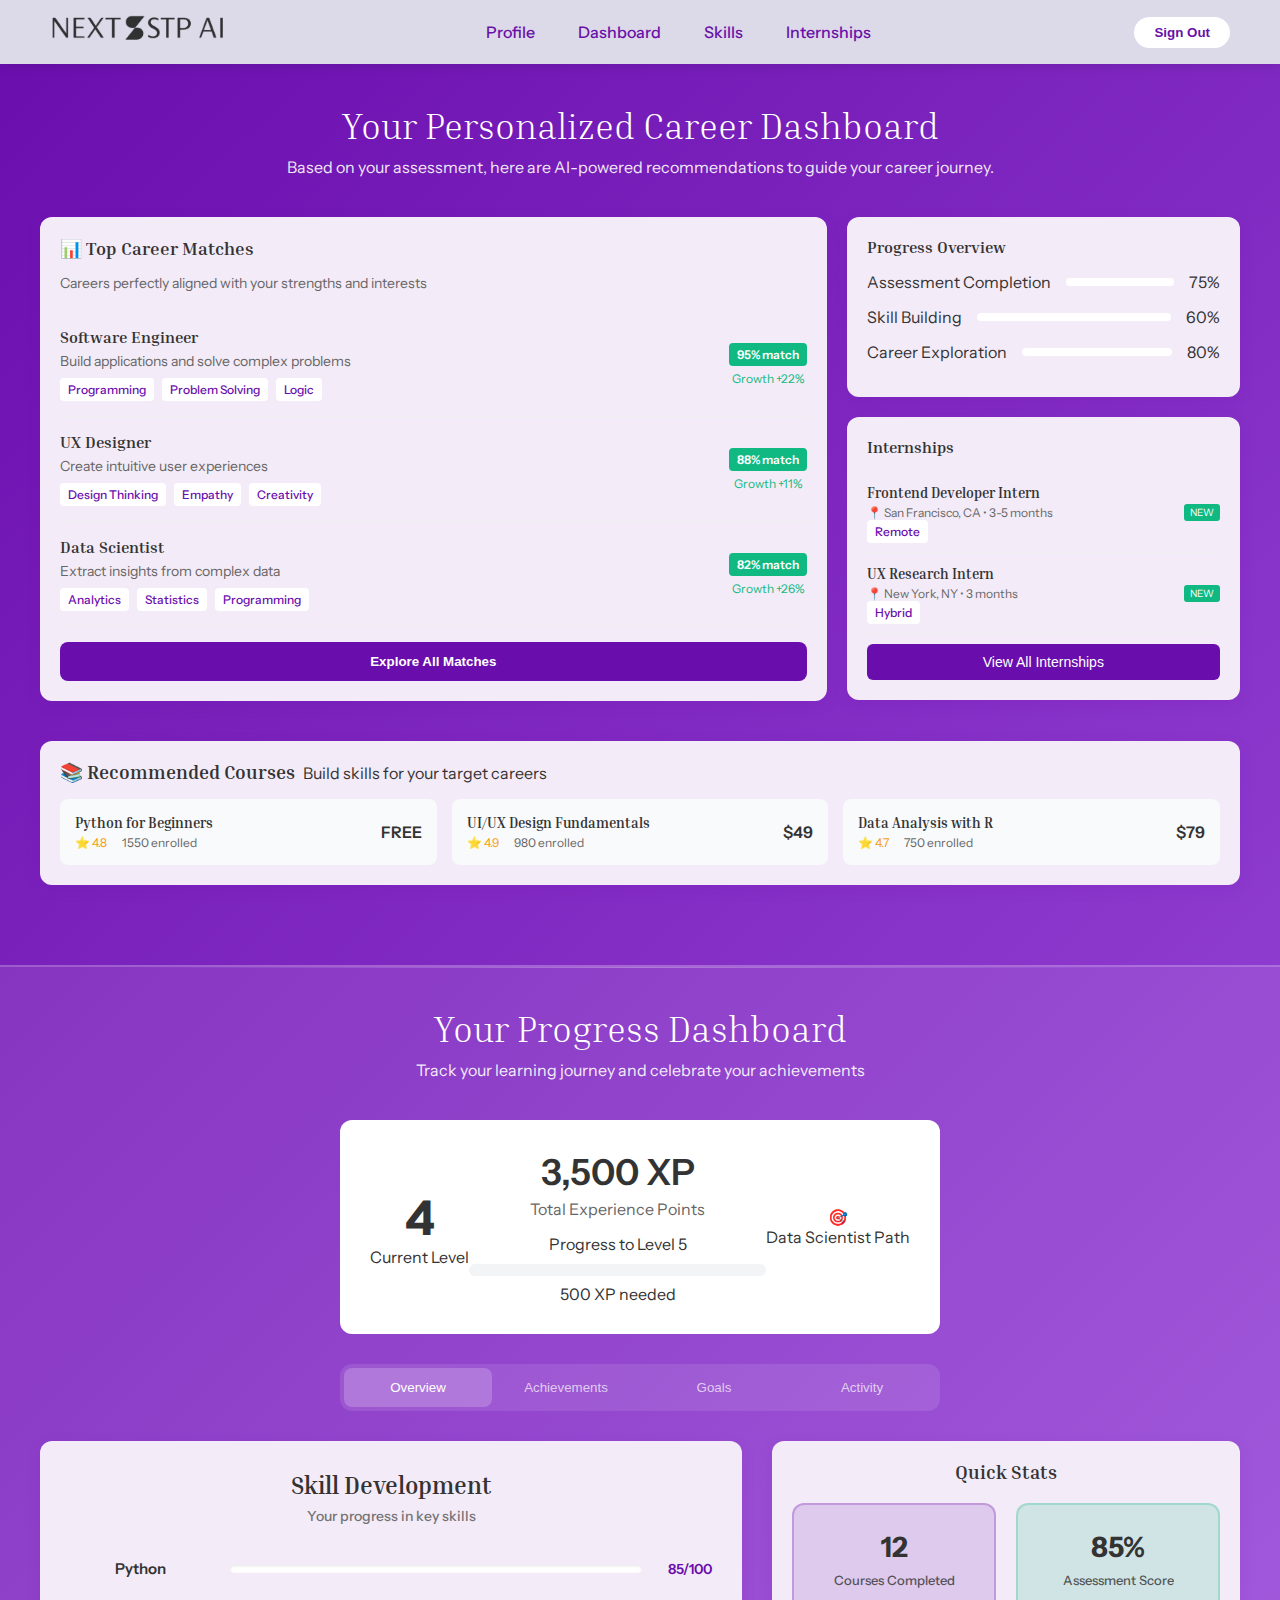
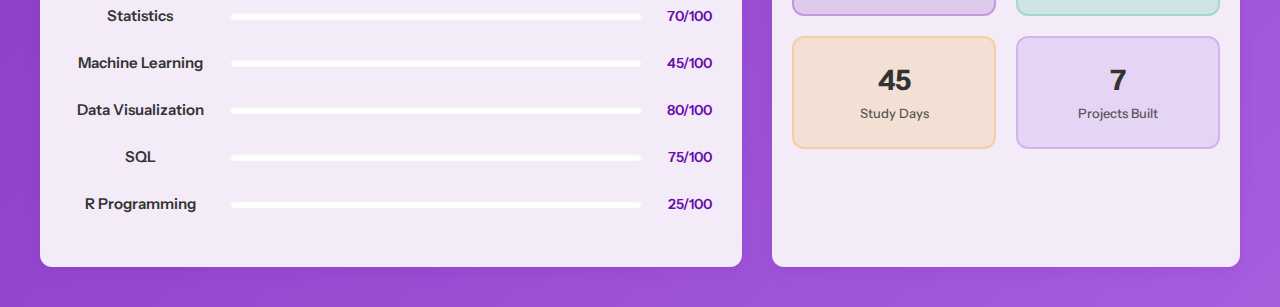
<file: nextstep/desktop10/desktop10_dashboard.html>
<!DOCTYPE html>
<html lang="en">
<head>
    <meta charset="UTF-8">
    <meta name="viewport" content="width=device-width, initial-scale=1.0">
    <title>NextStep AI - Career Dashboard</title>
    <link rel="stylesheet" href="dashboard.css">
</head>
<body>
    <nav class="navbar">
        <div class="logo">
            <img src="../img_2_logo.PNG" alt="Logo">
        </div>
        <div class="links">
            <a href="../desktop2/desktop_2_profile.html">Profile</a>
            <a href="desktop10_dashboard.html">Dashboard</a>
            <a href="../desktop5/desktop_5_skills.html">Skills</a>
            <a href="../desktop4_6_9/desktop6_internships_saved.html">Internships</a>
        </div>
        <button class="signout">Sign Out</button>
    </nav>

    <div class="main-header">
        <h1>Your Personalized Career Dashboard</h1>
        <p>Based on your assessment, here are AI-powered recommendations to guide your career journey.</p>
    </div>

    <div class="dashboard-grid">
        <div class="card career-matches">
            <h3>📊 Top Career Matches</h3>
            <p class="subtitle">Careers perfectly aligned with your strengths and interests</p>
            
            <div class="job-item">
                <div class="job-info">
                    <h4>Software Engineer</h4>
                    <p>Build applications and solve complex problems</p>
                    <div class="job-tags">
                        <span class="tag">Programming</span>
                        <span class="tag">Problem Solving</span>
                        <span class="tag">Logic</span>
                    </div>
                </div>
                <div class="match-percentage">
                    <span class="match-badge">95% match</span>
                    <span class="growth-text">Growth +22%</span>
                </div>
            </div>

            <div class="job-item">
                <div class="job-info">
                    <h4>UX Designer</h4>
                    <p>Create intuitive user experiences</p>
                    <div class="job-tags">
                        <span class="tag">Design Thinking</span>
                        <span class="tag">Empathy</span>
                        <span class="tag">Creativity</span>
                    </div>
                </div>
                <div class="match-percentage">
                    <span class="match-badge">88% match</span>
                    <span class="growth-text">Growth +11%</span>
                </div>
            </div>

            <div class="job-item">
                <div class="job-info">
                    <h4>Data Scientist</h4>
                    <p>Extract insights from complex data</p>
                    <div class="job-tags">
                        <span class="tag">Analytics</span>
                        <span class="tag">Statistics</span>
                        <span class="tag">Programming</span>
                    </div>
                </div>
                <div class="match-percentage">
                    <span class="match-badge">82% match</span>
                    <span class="growth-text">Growth +26%</span>
                </div>
            </div>

            <button class="explore-btn" onclick="exploreAllMatches()">Explore All Matches</button>
        </div>

        <div class="right-column">
            <div class="card progress-overview">
                <h3>Progress Overview</h3>
                <div class="progress-item">
                    <span>Assessment Completion</span>
                    <div class="progress-bar">
                        <div class="progress-fill" style="width: 75%"></div>
                    </div>
                    <span>75%</span>
                </div>
                <div class="progress-item">
                    <span>Skill Building</span>
                    <div class="progress-bar">
                        <div class="progress-fill" style="width: 60%"></div>
                    </div>
                    <span>60%</span>
                </div>
                <div class="progress-item">
                    <span>Career Exploration</span>
                    <div class="progress-bar">
                        <div class="progress-fill" style="width: 80%"></div>
                    </div>
                    <span>80%</span>
                </div>
            </div>

            <div class="card internships">
                <h3>Internships</h3>
                <div class="internship-item">
                    <div class="internship-info">
                        <h4>Frontend Developer Intern</h4>
                        <p>📍 San Francisco, CA • 3-5 months</p>
                        <span class="tag">Remote</span>
                    </div>
                    <span class="internship-badge">NEW</span>
                </div>
                <div class="internship-item">
                    <div class="internship-info">
                        <h4>UX Research Intern</h4>
                        <p>📍 New York, NY • 3 months</p>
                        <span class="tag">Hybrid</span>
                    </div>
                    <span class="internship-badge">NEW</span>
                </div>
                <button class="view-all-btn" onclick="viewAllInternships()">View All Internships</button>
            </div>
        </div>

        <div class="card courses-section">
            <div class="courses-header">
                <h3>📚 Recommended Courses</h3>
                <span class="subtitle">Build skills for your target careers</span>
            </div>
            <div class="courses-grid">
                <div class="course-item">
                    <div class="course-info">
                        <h4>Python for Beginners</h4>
                        <div class="course-meta">
                            <span class="rating">⭐ 4.8</span>
                            <span>1550 enrolled</span>
                        </div>
                    </div>
                    <div class="price">FREE</div>
                </div>
                <div class="course-item">
                    <div class="course-info">
                        <h4>UI/UX Design Fundamentals</h4>
                        <div class="course-meta">
                            <span class="rating">⭐ 4.9</span>
                            <span>980 enrolled</span>
                        </div>
                    </div>
                    <div class="price">$49</div>
                </div>
                <div class="course-item">
                    <div class="course-info">
                        <h4>Data Analysis with R</h4>
                        <div class="course-meta">
                            <span class="rating">⭐ 4.7</span>
                            <span>750 enrolled</span>
                        </div>
                    </div>
                    <div class="price">$79</div>
                </div>
            </div>
        </div>
    </div>

    <div class="progress-dashboard">
        <h2>Your Progress Dashboard</h2>
        <p class="subtitle">Track your learning journey and celebrate your achievements</p>

        <div class="xp-card">
            <div class="level-info">
                <div class="level-number">4</div>
                <div>Current Level</div>
            </div>
            <div class="xp-info">
                <div class="xp-amount">3,500 XP</div>
                <div class="xp-label">Total Experience Points</div>
                <div class="level-progress">Progress to Level 5</div>
                <div class="level-bar">
                    <div class="level-fill"></div>
                </div>
                <div>500 XP needed</div>
            </div>
            <div class="path-badge">
                <div>🎯</div>
                <div>Data Scientist Path</div>
            </div>
        </div>

        <!-- Tab Navigation -->
        <div class="tab-navigation">
            <button class="tab-btn active" onclick="switchTab('overview')">Overview</button>
            <button class="tab-btn" onclick="switchTab('achievements')">Achievements</button>
            <button class="tab-btn" onclick="switchTab('goals')">Goals</button>
            <button class="tab-btn" onclick="switchTab('activity')">Activity</button>
        </div>

        <!-- Tab Content -->
        <div class="tab-content">
            <!-- Overview Tab -->
            <div id="overview" class="tab-panel active">
                <div class="bottom-grid">
                    <div class="card skill-development">
                        <h3>Skill Development</h3>
                        <p class="subtitle">Your progress in key skills</p>
                        
                        <div class="skill-item">
                            <span class="skill-name">Python</span>
                            <div class="skill-bar">
                                <div class="skill-fill" style="width: 85%"></div>
                            </div>
                            <span class="skill-score">85/100</span>
                        </div>
                        <div class="skill-item">
                            <span class="skill-name">Statistics</span>
                            <div class="skill-bar">
                                <div class="skill-fill" style="width: 70%"></div>
                            </div>
                            <span class="skill-score">70/100</span>
                        </div>
                        <div class="skill-item">
                            <span class="skill-name">Machine Learning</span>
                            <div class="skill-bar">
                                <div class="skill-fill" style="width: 45%"></div>
                            </div>
                            <span class="skill-score">45/100</span>
                        </div>
                        <div class="skill-item">
                            <span class="skill-name">Data Visualization</span>
                            <div class="skill-bar">
                                <div class="skill-fill" style="width: 80%"></div>
                            </div>
                            <span class="skill-score">80/100</span>
                        </div>
                        <div class="skill-item">
                            <span class="skill-name">SQL</span>
                            <div class="skill-bar">
                                <div class="skill-fill" style="width: 75%"></div>
                            </div>
                            <span class="skill-score">75/100</span>
                        </div>
                        <div class="skill-item">
                            <span class="skill-name">R Programming</span>
                            <div class="skill-bar">
                                <div class="skill-fill" style="width: 25%"></div>
                            </div>
                            <span class="skill-score">25/100</span>
                        </div>
                    </div>

                    <div class="card">
                        <h3>Quick Stats</h3>
                        <div class="stats-grid">
                            <div class="stat-card purple">
                                <div class="stat-number">12</div>
                                <div class="stat-label">Courses Completed</div>
                            </div>
                            <div class="stat-card green">
                                <div class="stat-number">85%</div>
                                <div class="stat-label">Assessment Score</div>
                            </div>
                            <div class="stat-card orange">
                                <div class="stat-number">45</div>
                                <div class="stat-label">Study Days</div>
                            </div>
                            <div class="stat-card pink">
                                <div class="stat-number">7</div>
                                <div class="stat-label">Projects Built</div>
                            </div>
                        </div>
                    </div>
                </div>
            </div>

            <!-- Achievements Tab -->
            <div id="achievements" class="tab-panel">
                <div class="achievements-grid">
                    <div class="achievement-card earned">
                        <div class="achievement-icon">🐍</div>
                        <div class="achievement-content">
                            <h4>Python Master</h4>
                            <p>Completed Python fundamentals course</p>
                            <div class="achievement-meta">
                                <span class="xp-badge">+500 XP</span>
                                <span class="date">15/4/2025</span>
                            </div>
                        </div>
                    </div>
                    <div class="achievement-card earned">
                        <div class="achievement-icon">📊</div>
                        <div class="achievement-content">
                            <h4>Data Visualization Expert</h4>
                            <p>Created 10 data visualizations</p>
                            <div class="achievement-meta">
                                <span class="xp-badge">+750 XP</span>
                                <span class="date">8/9/2024</span>
                            </div>
                        </div>
                    </div>
                    <div class="achievement-card earned">
                        <div class="achievement-icon">🔥</div>
                        <div class="achievement-content">
                            <h4>Learning Streak</h4>
                            <p>Learned for 30 consecutive days</p>
                            <div class="achievement-meta">
                                <span class="xp-badge">+1000 XP</span>
                                <span class="date">10/3/2024</span>
                            </div>
                        </div>
                    </div>
                </div>
            </div>

            <!-- Goals Tab -->
            <div id="goals" class="tab-panel">
                <div class="goals-list">
                    <div class="goal-item-1">
                        <div class="goal-header">
                            <h4>Complete Machine Learning Course</h4>
                            <div class="goal-badges">
                                <span class="priority-badge high">Learning</span>
                                <span class="priority-badge medium">High priority</span>
                            </div>
                        </div>
                        <div class="goal-progress">
                            <div class="progress-bar">
                                <div class="progress-fill" style="width: 65%"></div>
                            </div>
                            <span class="progress-text">65%</span>
                        </div>
                        <p class="goal-target">Target: April 30, 2025</p>
                    </div>

                    <div class="goal-item-2">
                        <div class="goal-header">
                            <h4>Build 3 Portfolio Projects</h4>
                            <div class="goal-badges">
                                <span class="priority-badge projects">Projects</span>
                                <span class="priority-badge medium">Medium priority</span>
                            </div>
                        </div>
                        <div class="goal-progress">
                            <div class="progress-bar">
                                <div class="progress-fill" style="width: 33%"></div>
                            </div>
                            <span class="progress-text">33%</span>
                        </div>
                        <p class="goal-target">Target: Oct 15, 2024</p>
                    </div>

                    <div class="goal-item-3">
                        <div class="goal-header">
                            <h4>Apply to 10 Internships</h4>
                            <div class="goal-badges">
                                <span class="priority-badge applications">Applications</span>
                                <span class="priority-badge high">High priority</span>
                            </div>
                        </div>
                        <div class="goal-progress">
                            <div class="progress-bar">
                                <div class="progress-fill" style="width: 20%"></div>
                            </div>
                            <span class="progress-text">20%</span>
                        </div>
                        <p class="goal-target">Target: July 1, 2025</p>
                    </div>
                </div>
            </div>

            <!-- Activity Tab -->
            <div id="activity" class="tab-panel">
                <div class="card activity-section">
                    <h3>Recent Activity</h3>
                    <p class="subtitle">Your latest learning milestones and achievements</p>
                    
                    <div class="activity-item">
                        <div class="activity-icon">✅</div>
                        <div class="activity-content">
                            <h4>Completed: Statistics Fundamentals - Module 3</h4>
                            <p>Hypothesis testing and confidence intervals</p>
                            <div class="activity-meta">
                                <span class="time">2 hours ago</span>
                                <span class="xp-badge">+150 XP</span>
                            </div>
                        </div>
                    </div>

                    <div class="activity-item">
                        <div class="activity-icon">📋</div>
                        <div class="activity-content">
                            <h4>Submitted: Sales Data Analysis Project</h4>
                            <p>Data visualization and insights report</p>
                            <div class="activity-meta">
                                <span class="time">1 day ago</span>
                                <span class="xp-badge">+300 XP</span>
                            </div>
                        </div>
                    </div>

                    <div class="activity-item">
                        <div class="activity-icon">🔓</div>
                        <div class="activity-content">
                            <h4>New Skill Unlocked: Advanced SQL</h4>
                            <p>Window functions and complex queries</p>
                            <div class="activity-meta">
                                <span class="time">2 days ago</span>
                                <span class="xp-badge">+200 XP</span>
                            </div>
                        </div>
                    </div>

                    <div class="activity-item">
                        <div class="activity-icon">📝</div>
                        <div class="activity-content">
                            <h4>Applied: Data Analyst Intern at TechCorp</h4>
                            <p>Application submitted with portfolio</p>
                            <div class="activity-meta">
                                <span class="time">3 days ago</span>
                                <span class="xp-badge">+100 XP</span>
                            </div>
                        </div>
                    </div>
                </div>
            </div>
        </div>
    </div>
    <script src="dashboard.js"></script>
</body>
</html>
</file>
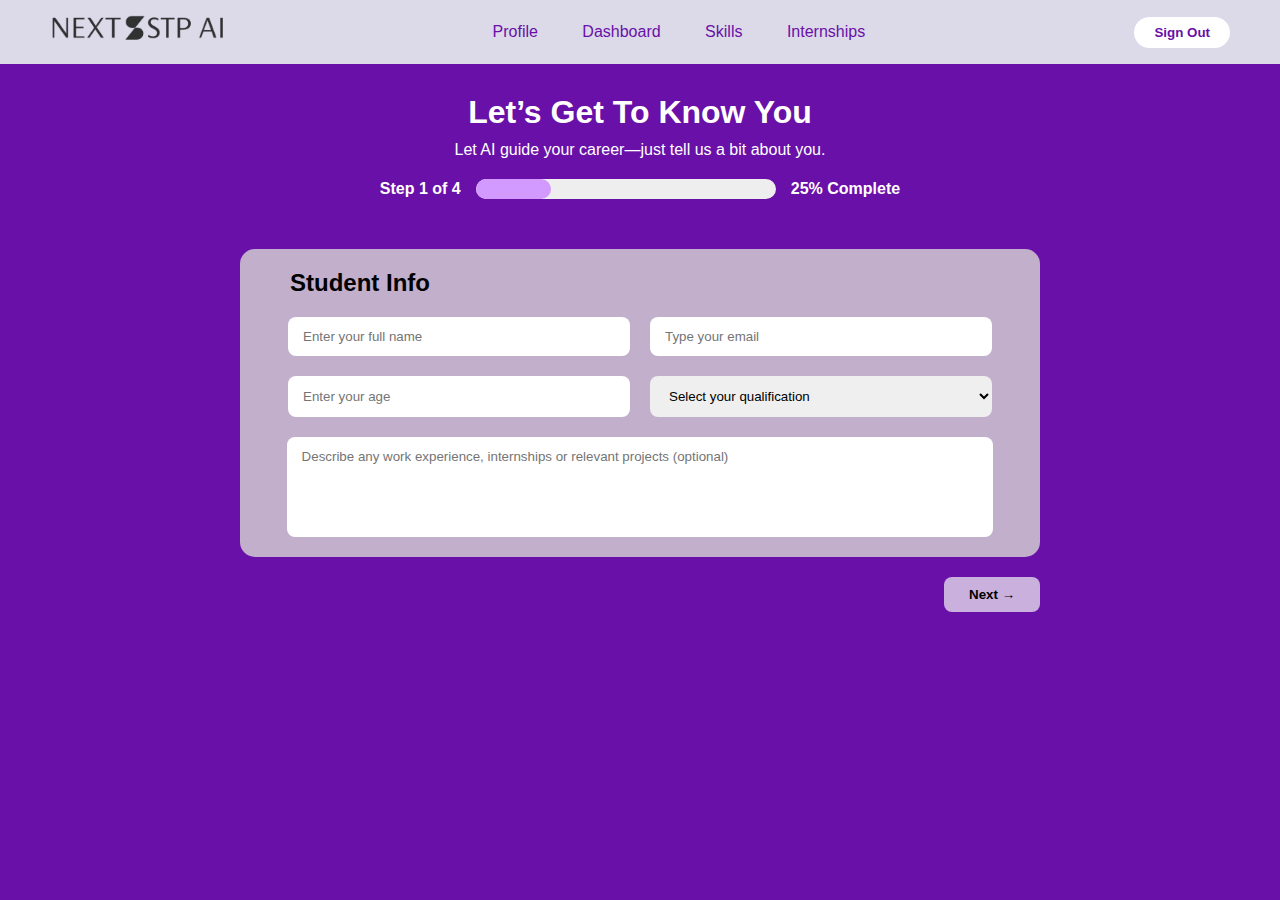
<file: nextstep/desktop2/desktop_2_profile.html>
<!DOCTYPE html>
<html lang="en">
<head>
    <meta charset="UTF-8">
    <meta name="viewport" content="width=device-width, initial-scale=1.0">
    <title>NextStep AI</title>
    <link rel="stylesheet" href="desktop_2.css">
</head>
<body>
    <!-- Navigation Bar -->
    <nav class="navbar">
        <div class="logo">
            <img src="../img_2_logo.PNG" alt="Logo">
        </div>
        <div class="links">
            <a href="desktop_2_profile.html">Profile</a>
            <a href="../desktop10/desktop10_dashboard.html">Dashboard</a>
            <a href="../desktop5/desktop_5_skills.html">Skills</a>
            <a href="../desktop4_6_9/desktop6_internships_saved.html">Internships</a>
        </div>
        <button class="signout">Sign Out</button>
    </nav>

    <!-- Heading + Progress Bar Section -->
    <div class="intro-section">
        <h1>Let’s Get To Know You</h1>
        <p>Let AI guide your career—just tell us a bit about you.</p>

        <div class="progress-container">
            <span>Step 1 of 4</span>
            <div class="progress-bar">
                <div class="progress" style="width: 25%;"></div>
            </div>
            <span>25% Complete</span>
        </div>
    </div>

    <!-- Main Body -->
    <main class="container">
        <!-- Student Info Form -->
        <div class="student-info">
            <h2>Student Info</h2>
            <form id="studentForm">
                <input type="text" placeholder="Enter your full name" required>
                <input type="email" placeholder="Type your email" required>
                <input type="number" placeholder="Enter your age" required>
                
                <select required>
                    <option value="" disabled selected hidden>Select your qualification</option>
                    <option value="highschool">High School</option>
                    <option value="bachelors">Bachelors</option>
                    <option value="masters">Masters</option>
                </select>

                <textarea placeholder="Describe any work experience, internships or relevant projects (optional)"></textarea>
            </form>
        </div>
    </main>

    <!-- Wrapper to align button -->
    <div class="button-wrapper">
        <button class="next-btn" type="submit" form="studentForm">Next →</button>
    </div>

    <script src="desktop2.js"></script>
</body>
</html>
</file>
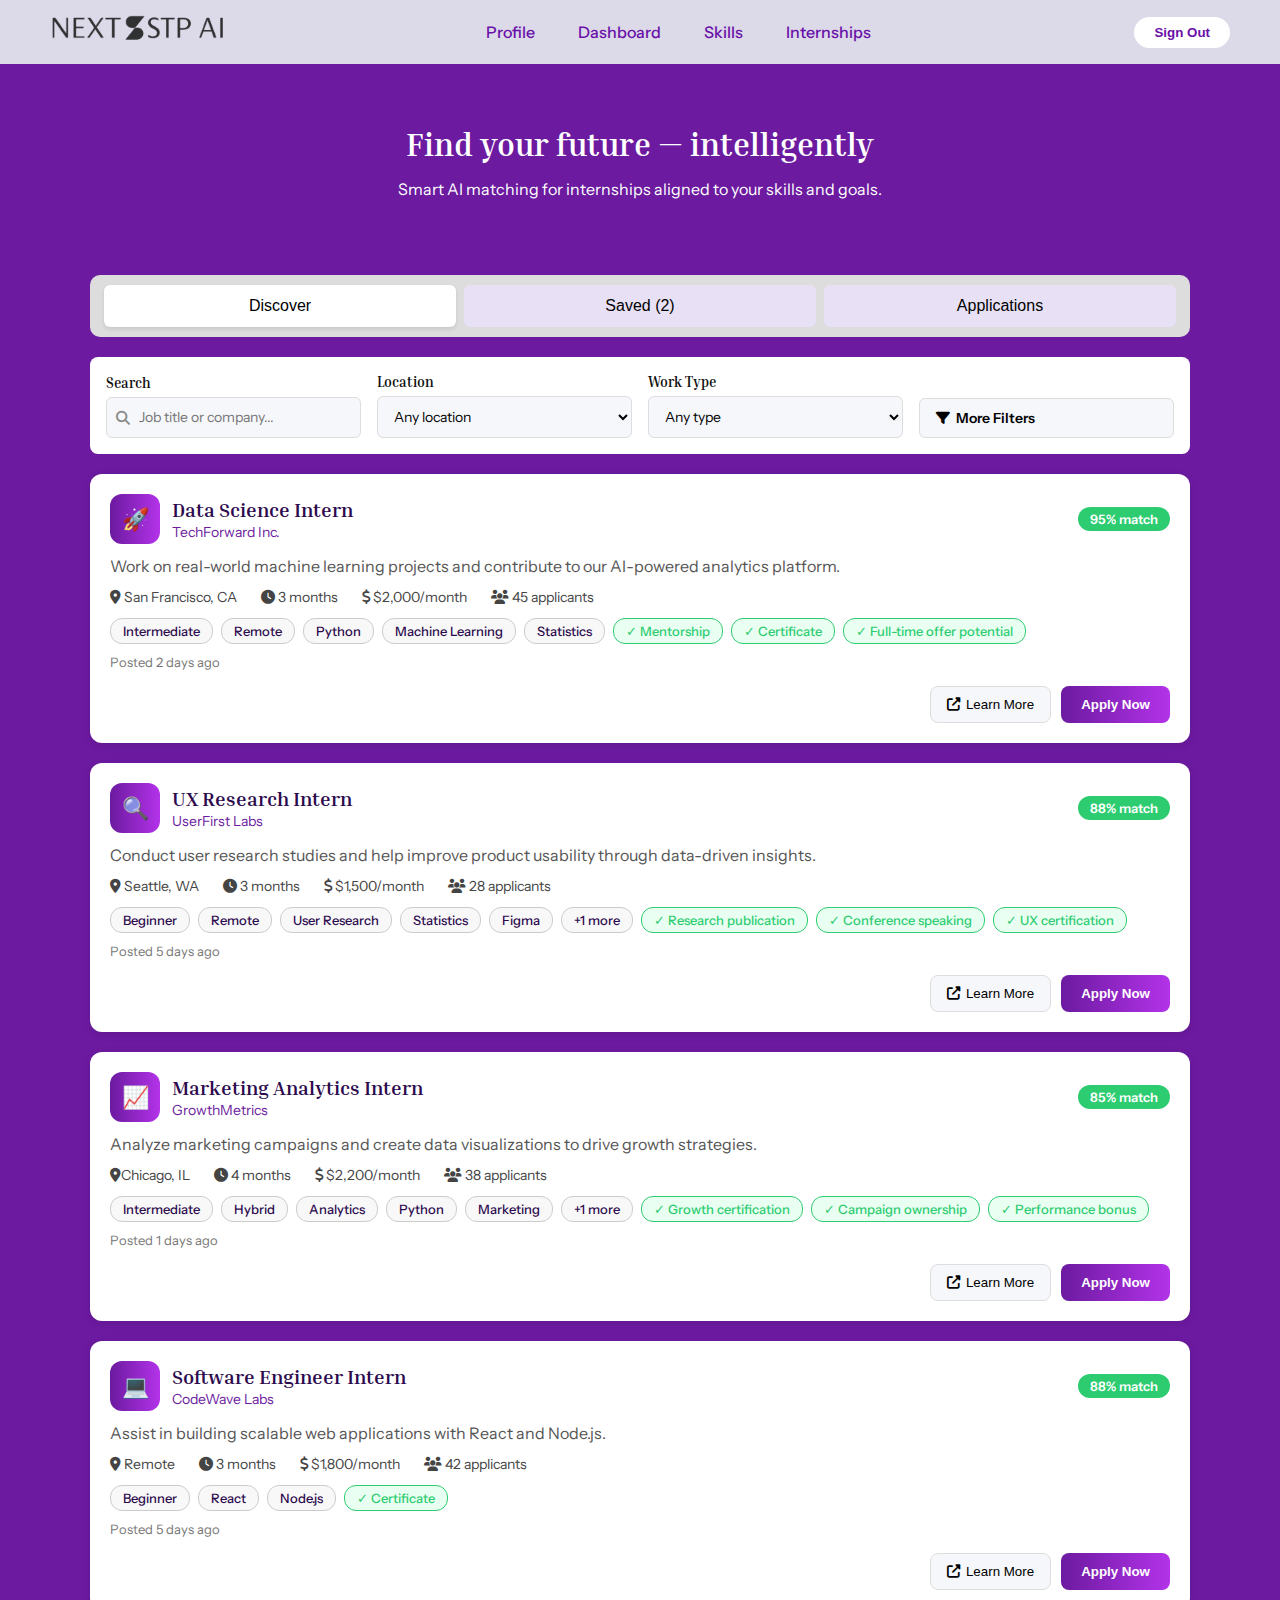
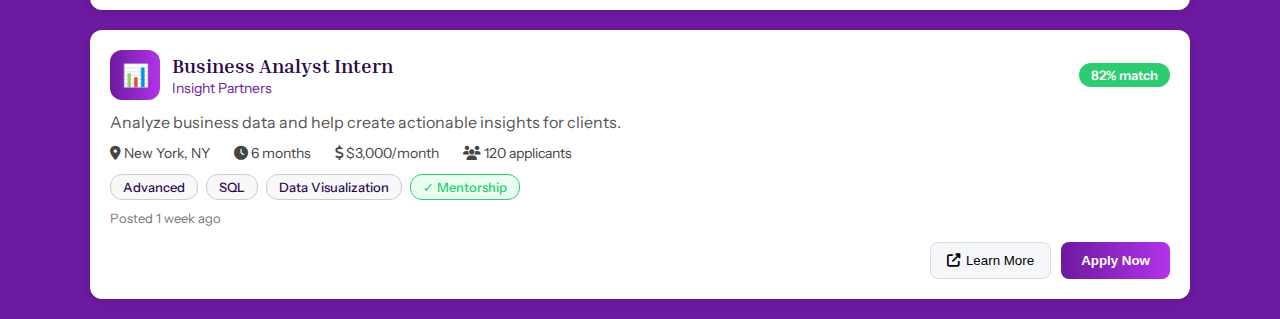
<file: nextstep/desktop4_6_9/desktop6_internships_saved.html>
<!DOCTYPE html>
<html lang="en">

<head>
    <meta charset="UTF-8">
    <meta name="viewport" content="width=device-width, initial-scale=1.0">
    <title>NextSTP AI – Internships</title>
    <link
        href="https://fonts.googleapis.com/css2?family=Inria+Serif:wght@400;700&family=Instrument+Sans:wght@400;500;700&display=swap"
        rel="stylesheet">
    <link rel="stylesheet" href="https://cdnjs.cloudflare.com/ajax/libs/font-awesome/6.5.0/css/all.min.css">
    <style>
        :root {
            --font-heading: 'Inria Serif', serif;
            --font-body: 'Instrument Sans', sans-serif;
            --primary: #6c1aa0;
            --light-bg: #f3ebf7;
            --gradient: linear-gradient(90deg, #6c1aa0, #b333e9);
        }

        body {
            margin: 0;
            font-family: var(--font-body);
            background: var(--primary);
            color: #2d0a4e;
        }

        /* Header */
        nav {
            display: flex;
            align-items: center;
            justify-content: space-between;
            padding: 15px 50px;
            background-color: #DCD9E9;
        }

        nav .logo img {
            height: 30px;
        }

        nav .links a {
            color: #6910A8;
            text-decoration: none;
            margin: 0 20px;
            font-weight: 500;
        }

        nav .signout {
            background-color: white;
            color: #6910A8;
            border: none;
            padding: 8px 20px;
            font-weight: bold;
            border-radius: 25px;
            cursor: pointer;
        }

        /* Hero */
        .hero {
            text-align: center;
            padding: 40px 20px;
            color: white;
        }

        .hero h1 {
            font-family: var(--font-heading);
            font-size: 32px;
            margin-bottom: 10px;
        }

        .hero p {
            font-size: 16px;
        }

        /* Shared container */
        .container {
            max-width: 1100px;
            margin: 0 auto;
            padding: 0 15px;
        }

        /* Tabs */
        .tabs {
            display: flex;
            justify-content: center;
            background: #ddd;
            padding: 10px;
            border-radius: 10px;
            margin: 20px auto;
        }

        .tab {
            flex: 1;
            background: #e8e1f5;
            border: none;
            padding: 12px;
            margin: 0 4px;
            border-radius: 6px;
            cursor: pointer;
            font-size: 16px;
            font-weight: 500;
        }

        .tab.active {
            background: white;
            box-shadow: 0px 2px 4px rgba(0, 0, 0, 0.1);
        }

        /* Filters */
        .filters {
            display: flex;
            gap: 16px;
            background: #fff;
            padding: 16px;
            border-radius: 8px;
            margin: 20px auto;
            align-items: flex-end;
            font-family: var(--font-body);
        }

        .filter-group {
            display: flex;
            flex-direction: column;
            flex: 1;
        }

        .filter-group label {
            font-family: var(--font-heading);
            font-size: 14px;
            font-weight: 700;
            margin-bottom: 6px;
            color: #111;
        }

        .input-wrapper {
            position: relative;
        }

        .input-wrapper i {
            position: absolute;
            top: 50%;
            left: 10px;
            transform: translateY(-50%);
            color: #888;
            font-size: 14px;
        }

        .input-wrapper input {
            width: 100%;
            padding: 10px 12px 10px 32px;
            border-radius: 6px;
            border: 1px solid #ddd;
            background: #f5f7fa;
            font-size: 14px;
            font-family: var(--font-body);
            line-height: 1.4;
            box-sizing: border-box;
        }

        .filters select {
            padding: 10px 12px;
            border-radius: 6px;
            border: 1px solid #ddd;
            background: #f5f7fa;
            font-size: 14px;
            font-family: var(--font-body);
            line-height: 1.4;
            cursor: pointer;
        }

        .btn-filters {
            padding: 10px 16px;
            border-radius: 6px;
            border: 1px solid #ddd;
            background: #f5f7fa;
            font-size: 14px;
            font-weight: 600;
            cursor: pointer;
            display: flex;
            align-items: center;
            gap: 6px;
            font-family: var(--font-body);
        }

        /* Card styles */
        .tab-content {
            display: none;
        }

        .tab-content.active {
            display: block;
        }

        .job-listings {
            display: flex;
            flex-direction: column;
            gap: 20px;
            margin: 20px auto;
        }

        .card {
            background: #fff;
            border-radius: 12px;
            padding: 20px;
            box-shadow: 0 2px 8px rgba(0, 0, 0, 0.1);
        }

        .card-header {
            display: flex;
            align-items: center;
            justify-content: space-between;
        }

        .job-info {
            display: flex;
            align-items: center;
            gap: 12px;
        }

        .job-icon {
            width: 50px;
            height: 50px;
            background: var(--gradient);
            border-radius: 12px;
            display: flex;
            align-items: center;
            justify-content: center;
            color: white;
            font-size: 22px;
        }

        .job-text h2 {
            margin: 0;
            font-size: 20px;
            font-family: var(--font-heading);
        }

        .job-text p {
            margin: 2px 0 0;
            font-size: 14px;
            color: #6c1aa0;
        }

        .match {
            background: #2ecc71;
            color: white;
            font-size: 13px;
            padding: 4px 12px;
            border-radius: 20px;
            font-weight: 600;
        }

        .description {
            margin: 12px 0;
            color: #555;
        }

        .info-row {
            display: flex;
            gap: 24px;
            font-size: 14px;
            color: #444;
            margin: 12px 0;
            flex-wrap: wrap;
        }

        .tags {
            display: flex;
            flex-wrap: wrap;
            gap: 8px;
            margin: 10px 0;
        }

        .tag {
            padding: 4px 12px;
            border-radius: 12px;
            font-size: 13px;
            border: 1px solid #ccc;
            background: #f8f8f8;
            font-weight: 500;
        }

        .tag.green {
            background: #e8fff2;
            border: 1px solid #2ecc71;
            color: #2ecc71;
        }

        small {
            display: block;
            margin-top: 8px;
            color: #777;
            font-size: 13px;
        }

        .card-footer {
            display: flex;
            justify-content: flex-end;
            gap: 10px;
            margin-top: 16px;
        }

        .btn-learn {
            background: #f5f7fa;
            border: 1px solid #ddd;
            padding: 10px 16px;
            border-radius: 8px;
            cursor: pointer;
            font-weight: 500;
            display: flex;
            align-items: center;
            gap: 6px;
        }

        .btn-apply {
            background: var(--gradient);
            color: white;
            border: none;
            padding: 10px 20px;
            border-radius: 8px;
            cursor: pointer;
            font-weight: 600;
        }

        /* Minimal card for Saved */
        .card-minimal .description,
        .card-minimal .tags,
        .card-minimal small,
        .card-minimal .card-footer {
            display: none;
        }

        /* Top Summary Cards */
        .summary-cards {
            display: flex;
            gap: 20px;
            justify-content: space-between;
            margin-bottom: 30px;
        }

        .summary-card {
            background-color: #fff;
            padding: 20px;
            border-radius: 10px;
            flex: 1;
            text-align: center;
            box-shadow: 0 4px 8px rgba(0, 0, 0, 0.1);
        }

        .summary-card h2 {
            margin: 0;
            font-size: 28px;
            color: #4B3FF5;
        }

        .summary-card p {
            margin: 5px 0;
            font-size: 14px;
            color: #333;
        }

        .summary-card .subtext {
            font-size: 12px;
            color: green;
        }

        /* New timeline styles for the Applications Tab */
        .application-timeline {
            background-color: #f3ebf7;
            border-radius: 12px;
            padding: 20px;
            box-shadow: 0 4px 10px rgba(0, 0, 0, 0.1);
        }

        .application-timeline h3 {
            font-family: var(--font-heading);
            font-size: 24px;
            margin-top: 0;
            margin-bottom: 5px;
            color: #2d0a4e;
        }

        .timeline-subtext {
            font-size: 14px;
            color: #6c1aa0;
            margin-bottom: 20px;
        }

        .timeline {
            display: flex;
            flex-direction: column;
            gap: 10px;
        }

        .timeline-item {
            background-color: #fff;
            padding: 20px;
            border-radius: 8px;
            box-shadow: 0 2px 5px rgba(0, 0, 0, 0.05);
            display: flex;
            justify-content: space-between;
            align-items: center;
        }

        .timeline-content h4 {
            margin: 0;
            font-size: 18px;
            color: #2d0a4e;
        }

        .timeline-content p {
            margin: 2px 0 0;
            font-size: 14px;
            color: #6c1aa0;
        }

        .timeline-item>div:last-child {
            color: #555;
            font-weight: 500;
        }
    </style>
</head>

<body>

    <nav class="navbar">
        <div class="logo">
            <img src="../img_2_logo.PNG" alt="Logo">
        </div>
        <div class="links">
            <a href="../desktop2/desktop_2_profile.html">Profile</a>
            <a href="../desktop10/desktop10_dashboard.html">Dashboard</a>
            <a href="../desktop5/desktop_5_skills.html">Skills</a>
            <a
                href="desktop6_internships_saved.html">Internships</a>
        </div>
        <button class="signout">Sign Out</button>
    </nav>

    <div class="hero">
        <h1>Find your future — intelligently</h1>
        <p>Smart AI matching for internships aligned to your skills and goals.</p>
    </div>

    <div class="container">
        <div class="tabs">
            <button class="tab active" data-tab="discover">Discover</button>
            <button class="tab" data-tab="saved">Saved (2)</button>
            <button class="tab" data-tab="applications">Applications</button>
        </div>

        <div class="filters">
            <div class="filter-group">
                <label>Search</label>
                <div class="input-wrapper">
                    <i class="fa-solid fa-magnifying-glass"></i>
                    <input type="text" placeholder="Job title or company...">
                </div>
            </div>

            <div class="filter-group">
                <label>Location</label>
                <select>
                    <option>Any location</option>
                    <option>Remote</option>
                    <option>On-site</option>
                </select>
            </div>

            <div class="filter-group">
                <label>Work Type</label>
                <select>
                    <option>Any type</option>
                    <option>Full-time</option>
                    <option>Part-time</option>
                    <option>Internship</option>
                </select>
            </div>

            <div class="filter-group">
                <label>&nbsp;</label>
                <button class="btn-filters">
                    <i class="fa-solid fa-filter"></i> More Filters
                </button>
            </div>
        </div>

        <div id="discover" class="tab-content active">
            <div class="job-listings">
                <div class="card">
                    <div class="card-header">
                        <div class="job-info">
                            <div class="job-icon">🚀</div>
                            <div class="job-text">
                                <h2>Data Science Intern</h2>
                                <p>TechForward Inc.</p>
                            </div>
                        </div>
                        <span class="match">95% match</span>
                    </div>
                    <div class="description">
                        Work on real-world machine learning projects and contribute to our AI-powered analytics
                        platform.
                    </div>
                    <div class="info-row">
                        <div><i class="fa-solid fa-location-dot"></i> San Francisco, CA</div>
                        <div><i class="fa-solid fa-clock"></i> 3 months</div>
                        <div><i class="fa-solid fa-dollar-sign"></i> $2,000/month</div>
                        <div><i class="fa-solid fa-users"></i> 45 applicants</div>
                    </div>
                    <div class="tags">
                        <span class="tag">Intermediate</span>
                        <span class="tag">Remote</span>
                        <span class="tag">Python</span>
                        <span class="tag">Machine Learning</span>
                        <span class="tag">Statistics</span>
                        <span class="tag green">✓ Mentorship</span>
                        <span class="tag green">✓ Certificate</span>
                        <span class="tag green">✓ Full-time offer potential</span>
                    </div>
                    <small>Posted 2 days ago</small>
                    <div class="card-footer">
                        <button class="btn-learn"><i class="fa-solid fa-up-right-from-square"></i> Learn More</button>
                        <button class="btn-apply">Apply Now</button>
                    </div>
                </div>



                <div class="card">
                    <div class="card-header">
                        <div class="job-info">
                            <div class="job-icon">🔍</div>
                            <div class="job-text">
                                <h2>UX Research Intern</h2>
                                <p>UserFirst Labs</p>
                            </div>
                        </div>
                        <span class="match">88% match</span>
                    </div>

                    <div class="description">
                        Conduct user research studies and help improve product usability through data-driven insights.
                    </div>

                    <div class="info-row">
                        <div><i class="fa-solid fa-location-dot"></i> Seattle, WA</div>
                        <div><i class="fa-solid fa-clock"></i> 3 months</div>
                        <div><i class="fa-solid fa-dollar-sign"></i> $1,500/month</div>
                        <div><i class="fa-solid fa-users"></i> 28 applicants</div>
                    </div>

                    <div class="tags">
                        <span class="tag">Beginner</span>
                        <span class="tag">Remote</span>
                        <span class="tag">User Research</span>
                        <span class="tag">Statistics</span>
                        <span class="tag">Figma</span>
                        <span class="tag">+1 more</span>
                        <span class="tag green">✓ Research publication</span>
                        <span class="tag green">✓ Conference speaking</span>
                        <span class="tag green">✓ UX certification</span>
                    </div>

                    <small>Posted 5 days ago</small>

                    <div class="card-footer">
                        <button class="btn-learn"><i class="fa-solid fa-up-right-from-square"></i> Learn More</button>
                        <button class="btn-apply">Apply Now</button>
                    </div>
                </div>

                <div class="card">
                    <div class="card-header">
                        <div class="job-info">
                            <div class="job-icon">📈</div>
                            <div class="job-text">
                                <h2>Marketing Analytics Intern</h2>
                                <p>GrowthMetrics</p>
                            </div>
                        </div>
                        <span class="match">85% match</span>
                    </div>

                    <div class="description">
                        Analyze marketing campaigns and create data visualizations to drive growth strategies.
                    </div>

                    <div class="info-row">
                        <div><i class="fa-solid fa-location-dot"></i>Chicago, IL</div>
                        <div><i class="fa-solid fa-clock"></i> 4 months</div>
                        <div><i class="fa-solid fa-dollar-sign"></i> $2,200/month</div>
                        <div><i class="fa-solid fa-users"></i> 38 applicants</div>
                    </div>

                    <div class="tags">
                        <span class="tag">Intermediate</span>
                        <span class="tag">Hybrid</span>
                        <span class="tag">Analytics</span>
                        <span class="tag">Python</span>
                        <span class="tag">Marketing</span>
                        <span class="tag">+1 more</span>
                        <span class="tag green">✓ Growth certification</span>
                        <span class="tag green">✓ Campaign ownership</span>
                        <span class="tag green">✓ Performance bonus</span>
                    </div>

                    <small>Posted 1 days ago</small>

                    <div class="card-footer">
                        <button class="btn-learn"><i class="fa-solid fa-up-right-from-square"></i> Learn More</button>
                        <button class="btn-apply">Apply Now</button>
                    </div>
                </div>

                <div class="card">
                    <div class="card-header">
                        <div class="job-info">
                            <div class="job-icon">💻</div>
                            <div class="job-text">
                                <h2>Software Engineer Intern</h2>
                                <p>CodeWave Labs</p>
                            </div>
                        </div>
                        <span class="match">88% match</span>
                    </div>
                    <div class="description">
                        Assist in building scalable web applications with React and Node.js.
                    </div>
                    <div class="info-row">
                        <div><i class="fa-solid fa-location-dot"></i> Remote</div>
                        <div><i class="fa-solid fa-clock"></i> 3 months</div>
                        <div><i class="fa-solid fa-dollar-sign"></i> $1,800/month</div>
                        <div><i class="fa-solid fa-users"></i> 42 applicants</div>
                    </div>
                    <div class="tags">
                        <span class="tag">Beginner</span>
                        <span class="tag">React</span>
                        <span class="tag">Node.js</span>
                        <span class="tag green">✓ Certificate</span>
                    </div>
                    <small>Posted 5 days ago</small>
                    <div class="card-footer">
                        <button class="btn-learn"><i class="fa-solid fa-up-right-from-square"></i> Learn More</button>
                        <button class="btn-apply">Apply Now</button>
                    </div>
                </div>

                <div class="card">
                    <div class="card-header">
                        <div class="job-info">
                            <div class="job-icon">📊</div>
                            <div class="job-text">
                                <h2>Business Analyst Intern</h2>
                                <p>Insight Partners</p>
                            </div>
                        </div>
                        <span class="match">82% match</span>
                    </div>
                    <div class="description">
                        Analyze business data and help create actionable insights for clients.
                    </div>
                    <div class="info-row">
                        <div><i class="fa-solid fa-location-dot"></i> New York, NY</div>
                        <div><i class="fa-solid fa-clock"></i> 6 months</div>
                        <div><i class="fa-solid fa-dollar-sign"></i> $3,000/month</div>
                        <div><i class="fa-solid fa-users"></i> 120 applicants</div>
                    </div>
                    <div class="tags">
                        <span class="tag">Advanced</span>
                        <span class="tag">SQL</span>
                        <span class="tag">Data Visualization</span>
                        <span class="tag green">✓ Mentorship</span>
                    </div>
                    <small>Posted 1 week ago</small>
                    <div class="card-footer">
                        <button class="btn-learn"><i class="fa-solid fa-up-right-from-square"></i> Learn More</button>
                        <button class="btn-apply">Apply Now</button>
                    </div>
                </div>

            </div>
        </div>
        <div id="saved" class="tab-content">
            <div class="job-listings">
                <div class="card card-minimal">
                    <div class="card-header">
                        <div class="job-info">
                            <div class="job-icon">💻</div>
                            <div class="job-text">
                                <h2>Software Engineer Intern</h2>
                                <p>CodeWave Labs</p>
                            </div>
                        </div>
                        <span class="match">88% match</span>
                    </div>
                </div>
                <div class="card card-minimal">
                    <div class="card-header">
                        <div class="job-info">
                            <div class="job-icon">📊</div>
                            <div class="job-text">
                                <h2>Business Analyst Intern</h2>
                                <p>Insight Partners</p>
                            </div>
                        </div>
                        <span class="match">82% match</span>
                    </div>
                </div>
            </div>
        </div>

        <div id="applications" class="tab-content">
            <div class="summary-cards">
                <div class="summary-card">
                    <h2>12</h2>
                    <p>Applications Sent</p>
                    <span class="subtext">+3 this week</span>
                </div>
                <div class="summary-card">
                    <h2>3</h2>
                    <p>Interviews Scheduled</p>
                    <span class="subtext">+1 this week</span>
                </div>
                <div class="summary-card">
                    <h2>1</h2>
                    <p>Offers Received</p>
                    <span class="subtext">New!</span>
                </div>
                <div class="summary-card">
                    <h2>67%</h2>
                    <p>Response Rate</p>
                    <span class="subtext">+12% vs last month</span>
                </div>
            </div>

            <div class="application-timeline">
                <h3>Application Timeline</h3>
                <p class="timeline-subtext">Track your application progress</p>
                <div class="timeline">
                    <div class="timeline-item">
                        <div class="timeline-content">
                            <h4>Interview Scheduled</h4>
                            <p>TechForward Inc.</p>
                        </div>
                        <div>Tomorrow</div>
                    </div>
                    <div class="timeline-item">
                        <div class="timeline-content">
                            <h4>Application Submitted</h4>
                            <p>DesignStudio Pro</p>
                        </div>
                        <div>3 days ago</div>
                    </div>
                    <div class="timeline-item">
                        <div class="timeline-content">
                            <h4>Under Review</h4>
                            <p>StartupHub</p>
                        </div>
                        <div>1 week ago</div>
                    </div>
                    <div class="timeline-item">
                        <div class="timeline-content">
                            <h4>Offer Received</h4>
                            <p>UserFirst Labs</p>
                        </div>
                        <div>2 weeks ago</div>
                    </div>
                </div>
            </div>
        </div>
    </div>


    <script>
        // Sign out functionality
        function signout() {
            if (confirm("Are you sure you want to sign out?")) {
                // Clear session data (in a real environment)
                // sessionStorage.clear();
                // localStorage.clear();

                // Navigate to login page using relative path
                window.location.href = "../index.html";
            }
        }

        // Improved tab functionality with error handling and additional features
        function initializeTabs() {
            const tabs = document.querySelectorAll(".tab");
            const contents = document.querySelectorAll(".tab-content");

            // Check if tabs exist
            if (tabs.length === 0) {
                console.warn("No tabs found with class '.tab'");
                return;
            }

            if (contents.length === 0) {
                console.warn("No tab contents found with class '.tab-content'");
                return;
            }

            // Function to switch tabs
            function switchTab(activeTab) {
                const targetId = activeTab.dataset.tab;
                const targetContent = document.getElementById(targetId);

                if (!targetContent) {
                    console.error(`No content found with ID: ${targetId}`);
                    return;
                }

                // Remove active class from all tabs and contents
                tabs.forEach(tab => tab.classList.remove("active"));
                contents.forEach(content => content.classList.remove("active"));

                // Add active class to clicked tab and corresponding content
                activeTab.classList.add("active");
                targetContent.classList.add("active");

                // Optional: Store active tab in sessionStorage for persistence
                // sessionStorage.setItem('activeTab', targetId);
            }

            // Add click event listeners to tabs
            tabs.forEach(tab => {
                tab.addEventListener("click", (e) => {
                    e.preventDefault(); // Prevent any default action
                    switchTab(tab);
                });

                // Optional: Add keyboard navigation support
                tab.addEventListener("keydown", (e) => {
                    if (e.key === "Enter" || e.key === " ") {
                        e.preventDefault();
                        switchTab(tab);
                    }
                });

                // Make tabs focusable if they aren't already
                if (!tab.hasAttribute('tabindex')) {
                    tab.setAttribute('tabindex', '0');
                }
            });

            // Optional: Restore previously active tab from sessionStorage
            // const savedTab = sessionStorage.getItem('activeTab');
            // if (savedTab) {
            //     const savedTabElement = document.querySelector(`[data-tab="${savedTab}"]`);
            //     if (savedTabElement) {
            //         switchTab(savedTabElement);
            //         return;
            //     }
            // }

            // Set first tab as active by default if no tab is currently active
            const activeTab = document.querySelector(".tab.active");
            if (!activeTab && tabs.length > 0) {
                switchTab(tabs[0]);
            }
        }

        // Initialize everything when DOM is ready
        function initializePage() {
            // Initialize tabs
            initializeTabs();

            // Add sign out event listener
            const signoutBtn = document.querySelector('.signout');
            if (signoutBtn) {
                signoutBtn.addEventListener('click', signout);
            } else {
                console.warn("Sign out button not found with class '.signout'");
            }
        }

        // Initialize when DOM is ready
        if (document.readyState === 'loading') {
            document.addEventListener('DOMContentLoaded', initializePage);
        } else {
            initializePage();
        }

        // Optional: Re-initialize tabs if they are dynamically added
        function reinitializeTabs() {
            initializeTabs();
        }

        // Export functions for external use if needed
        window.TabsAndSignout = {
            reinitializeTabs,
            signout
        };
    </script>

</body>

</html>
</file>
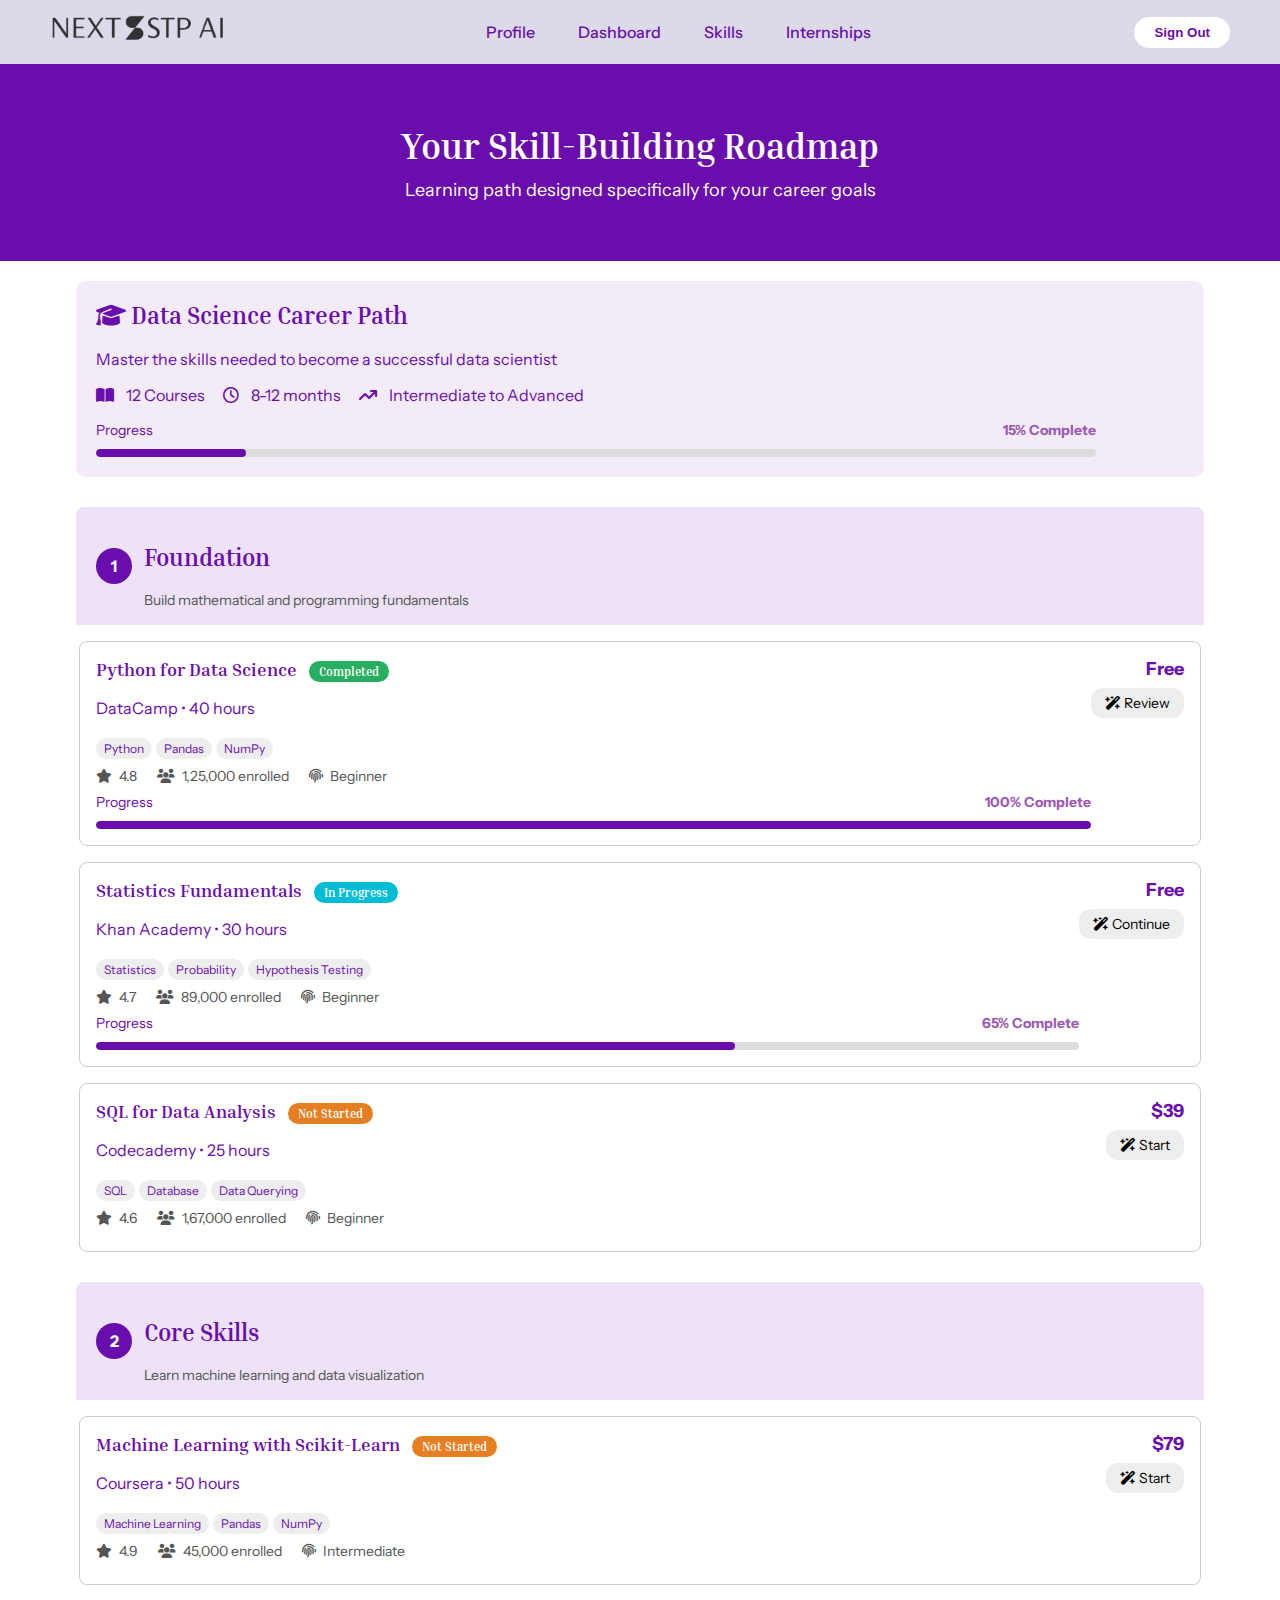
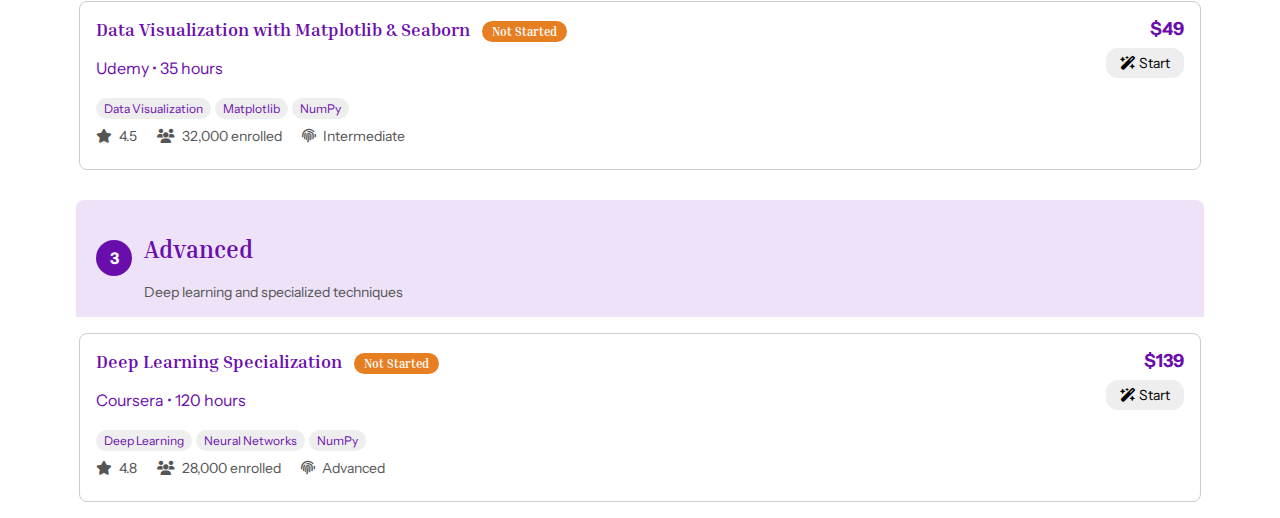
<file: nextstep/desktop5/desktop_5_skills.html>
<!DOCTYPE html>
<html lang="en">

<head>
    <meta charset="UTF-8">
    <meta name="viewport" content="width=device-width, initial-scale=1.0">
    <title>NextSTP AI – Skill-Building Roadmap</title>

    <!-- Google Fonts -->
    <link
        href="https://fonts.googleapis.com/css2?family=Inria+Serif:wght@400;700&family=Instrument+Sans:wght@400;500;700&display=swap"
        rel="stylesheet">

    <!-- Font Awesome -->
    <link rel="stylesheet" href="https://cdnjs.cloudflare.com/ajax/libs/font-awesome/6.5.0/css/all.min.css">

    <style>
        :root {
            --font-heading: 'Inria Serif', serif;
            --font-body: 'Instrument Sans', sans-serif;
            --purple: #6a0dad;
            --light-purple: #f3ebf7;
        }

        body {
            margin: 0;
            font-family: var(--font-body);
            background-color: #ffffff;
            color: #6a0dad;
        }

        h1,
        h2,
        h3 {
            font-family: var(--font-heading);
        }

        /* Header */
        nav {
            display: flex;
            align-items: center;
            justify-content: space-between;
            padding: 15px 50px;
            background-color: #DCD9E9;
        }

        nav .logo img {
            height: 30px;

        }

        nav .links a {
            color: #6910A8;
            text-decoration: none;
            margin: 0 20px;
            font-weight: 500;
        }

        nav .signout {
            background-color: white;
            color: #6910A8;
            border: none;
            padding: 8px 20px;
            font-weight: bold;
            border-radius: 25px;
            cursor: pointer;
        }

        /* Hero */
        .hero {
            background-color: var(--purple);
            color: white;
            text-align: center;
            padding: 60px 20px;
        }

        .hero h1 {
            font-size: 36px;
            margin: 0 0 12px 0;
        }

        .hero p {
            font-size: 18px;
            margin: 0;
        }

        /* Career Path Card */
        .card {
            background: var(--light-purple);
            border-radius: 10px;
            margin: 20px auto;
            padding: 20px;
            width: 85%;
        }

        .card h2 {
            margin-top: 0;
            color: var(--purple);
        }

        .progress-bar {
            height: 8px;
            border-radius: 10px;
            background: #ffffff;
            margin-top: 10px;
        }

        .progress-fill {
            height: 100%;
            background: #a64cc4;
            border-radius: 10px;
            width: var(--progress, 0%);
        }

        /* Section Header */
        .section-header {
            display: flex;
            align-items: center;
            background: #ede2f7;
            padding: 16px 20px;
            border-radius: 8px 8px 0 0;
            width: 85%;
            margin: 30px auto 0;
        }

        .section-number {
            background: var(--purple);
            color: #fff;
            border-radius: 50%;
            width: 36px;
            height: 36px;
            display: flex;
            align-items: center;
            justify-content: center;
            font-weight: bold;
            margin-right: 12px;
        }

        .section-subtitle {
            font-size: 14px;
            color: #555;
        }

        /* Course Cards */
        .course-card {
            border: 1px solid #ccc;
            border-radius: 8px;
            padding: 16px;
            margin: 16px auto;
            background: #fff;
            display: flex;
            justify-content: space-between;
            align-items: flex-start;
            width: 85%;
        }

        .course-info {
            flex: 1;
        }

        .course-info h3 {
            margin: 0;
            color: var(--purple);
            font-size: 18px;
        }

        /* Badge */
        .badge {
            display: inline-block;
            padding: 3px 10px;
            border-radius: 12px;
            font-size: 12px;
            font-weight: 600;
            color: white;
            margin-left: 8px;
        }

        .completed {
            background: #27ae60;
        }

        .inprogress {
            background: #00bcd4;
        }

        .notstarted {
            background: #e67e22;
        }

        /* Tags */
        .tags span {
            display: inline-block;
            background: #eee;
            padding: 3px 8px;
            border-radius: 12px;
            margin: 4px 4px 0 0;
            font-size: 12px;
        }

        /* Meta info */
        .meta {
            display: flex;
            gap: 20px;
            font-size: 14px;
            margin: 8px 0;
            color: #555;
        }

        .meta i {
            margin-right: 4px;
        }


        .progress {
            margin-top: 8px;
            width: 100%;
            /* parent ke width ke hisaab se fix */
            max-width: 1000px;
            /* optional: ek max limit rakh lo */
        }

        .progress-header {
            display: flex;
            justify-content: space-between;
            align-items: center;
            margin-bottom: 4px;
        }

        .progress-header span {
            font-size: 14px;
            white-space: nowrap;
        }

        .progress-text {
            font-weight: bold;
            color: #9b59b6;
        }

        .progress-bar.small {
            height: 8px;
            border-radius: 10px;
            background: #ddd;
            overflow: hidden;
            width: 100%;
            /* sab bar ka size same */
        }

        .progress-fill {
            height: 100%;
            background: var(--purple);
            width: var(--progress, 0%);
        }


        /* Right panel */
        .course-actions {
            text-align: right;
            min-width: 90px;
        }

        .course-actions .price {
            font-weight: bold;
            font-size: 18px;
            color: var(--purple);
        }

        .btn-action {
            margin-top: 8px;
            background: #eee;
            border: none;
            padding: 6px 14px;
            border-radius: 12px;
            cursor: pointer;
            font-size: 14px;
            font-family: var(--font-body);
        }
    </style>
</head>

<body>
    <!-- Header -->
    <header>
        <nav class="navbar">
            <div class="logo">
                <img src="../img_2_logo.PNG" alt="Logo">
            </div>
            <div class="links">
                <a href="../desktop2/desktop_2_profile.html">Profile</a>
                <a href="../desktop10/desktop10_dashboard.html">Dashboard</a>
                <a href="desktop_5_skills.html">Skills</a>
                <a href="../desktop4_6_9/desktop6_internships_saved.html">Internships</a>
            </div>
            <button class="signout">Sign Out</button>
        </nav>
    </header>

    <!-- Hero -->
    <section class="hero">
        <h1>Your Skill-Building Roadmap</h1>
        <p>Learning path designed specifically for your career goals</p>
    </section>

    <!-- Career Path Card -->
    <div class="card">
        <h2><i class="fa fa-graduation-cap"></i> Data Science Career Path</h2>
        <p>Master the skills needed to become a successful data scientist</p>
        <p><i class="fa-solid fa-book-open"></i>&nbsp;&nbsp;&nbsp; 12 Courses &nbsp;&nbsp;&nbsp;&nbsp; <i
                class="fa-regular fa-clock"></i>&nbsp;&nbsp;&nbsp; 8-12 months &nbsp;&nbsp;&nbsp;&nbsp; <i
                class="fa-solid fa-arrow-trend-up"></i>&nbsp;&nbsp;&nbsp; Intermediate to Advanced</p>

        <div class="progress">
            <div class="progress-header">
                <span>Progress</span>
                <span class="progress-text">15% Complete</span>
            </div>
            <div class="progress-bar small">
                <div class="progress-fill" style="--progress:15%"></div>
            </div>
        </div>
    </div>
    </div>

    <!-- Foundation Section -->
    <div class="section-header">
        <div class="section-number">1</div>
        <div>
            <h2>Foundation</h2>
            <div class="section-subtitle">Build mathematical and programming fundamentals</div>
        </div>
    </div>

    <div class="course-card">
        <div class="course-info">
            <h3>Python for Data Science <span class="badge completed">Completed</span></h3>
            <p>DataCamp • 40 hours</p>
            <div class="tags"><span>Python</span><span>Pandas</span><span>NumPy</span></div>
            <div class="meta">
                <div><i class="fa-solid fa-star"></i> 4.8</div>
                <div><i class="fa-solid fa-users"></i> 1,25,000 enrolled</div>
                <div><i class="fa-solid fa-fingerprint"></i> Beginner</div>
            </div>
            <div class="progress">
                <div class="progress-header">
                    <span>Progress</span>
                    <span class="progress-text">100% Complete</span>
                </div>
                <div class="progress-bar small">
                    <div class="progress-fill" style="--progress:100%"></div>
                </div>
            </div>

        </div>
        <div class="course-actions">
            <div class="price">Free</div>
            <button class="btn-action"><i class="fa-solid fa-wand-magic-sparkles"></i> Review</button>
        </div>
    </div>

    <div class="course-card">
        <div class="course-info">
            <h3>Statistics Fundamentals <span class="badge inprogress">In Progress</span></h3>
            <p>Khan Academy • 30 hours</p>
            <div class="tags"><span>Statistics</span><span>Probability</span><span>Hypothesis Testing</span></div>
            <div class="meta">
                <div><i class="fa-solid fa-star"></i> 4.7</div>
                <div><i class="fa-solid fa-users"></i> 89,000 enrolled</div>
                <div><i class="fa-solid fa-fingerprint"></i> Beginner</div>
            </div>
            <div class="progress">
                <div class="progress-header">
                    <span>Progress</span>
                    <span class="progress-text">65% Complete</span>
                </div>
                <div class="progress-bar small">
                    <div class="progress-fill" style="--progress:65%"></div>
                </div>
            </div>

        </div>
        <div class="course-actions">
            <div class="price">Free</div>
            <button class="btn-action"><i class="fa-solid fa-wand-magic-sparkles"></i> Continue</button>
        </div>
    </div>

    <div class="course-card">
        <div class="course-info">
            <h3>SQL for Data Analysis <span class="badge notstarted">Not Started</span></h3>
            <p>Codecademy • 25 hours</p>
            <div class="tags"><span>SQL</span><span>Database</span><span>Data Querying</span></div>
            <div class="meta">
                <div><i class="fa-solid fa-star"></i> 4.6</div>
                <div><i class="fa-solid fa-users"></i> 1,67,000 enrolled</div>
                <div><i class="fa-solid fa-fingerprint"></i> Beginner</div>
            </div>
        </div>
        <div class="course-actions">
            <div class="price">$39</div>
            <button class="btn-action"><i class="fa-solid fa-wand-magic-sparkles"></i> Start</button>
        </div>
    </div>

    <!-- Core Skills Section -->
    <!-- Core Skills Section -->
    <div class="section-header">
        <div class="section-number">2</div>
        <div>
            <h2>Core Skills</h2>
            <div class="section-subtitle">Learn machine learning and data visualization</div>
        </div>
    </div>

    <!-- Course 1 -->
    <div class="course-card">
        <div class="course-info">
            <h3>Machine Learning with Scikit-Learn <span class="badge notstarted">Not Started</span></h3>
            <p>Coursera • 50 hours</p>
            <div class="tags">
                <span>Machine Learning</span><span>Pandas</span><span>NumPy</span>
            </div>
            <div class="meta">
                <div><i class="fa-solid fa-star"></i> 4.9</div>
                <div><i class="fa-solid fa-users"></i> 45,000 enrolled</div>
                <div><i class="fa-solid fa-fingerprint"></i> Intermediate</div>
            </div>
        </div>
        <div class="course-actions">
            <div class="price">$79</div>
            <button class="btn-action"><i class="fa-solid fa-wand-magic-sparkles"></i> Start</button>
        </div>
    </div>

    <!-- Course 2 -->
    <div class="course-card">
        <div class="course-info">
            <h3>Data Visualization with Matplotlib & Seaborn <span class="badge notstarted">Not Started</span></h3>
            <p>Udemy • 35 hours</p>
            <div class="tags">
                <span>Data Visualization</span><span>Matplotlib</span><span>NumPy</span>
            </div>
            <div class="meta">
                <div><i class="fa-solid fa-star"></i> 4.5</div>
                <div><i class="fa-solid fa-users"></i> 32,000 enrolled</div>
                <div><i class="fa-solid fa-fingerprint"></i> Intermediate</div>
            </div>
        </div>
        <div class="course-actions">
            <div class="price">$49</div>
            <button class="btn-action"><i class="fa-solid fa-wand-magic-sparkles"></i> Start</button>
        </div>
    </div>


    <!-- Advanced Section -->
    <!-- Advanced Section -->
    <div class="section-header">
        <div class="section-number">3</div>
        <div>
            <h2>Advanced</h2>
            <div class="section-subtitle">Deep learning and specialized techniques</div>
        </div>
    </div>

    <!-- Course 1 -->
    <div class="course-card">
        <div class="course-info">
            <h3>Deep Learning Specialization <span class="badge notstarted">Not Started</span></h3>
            <p>Coursera • 120 hours</p>
            <div class="tags">
                <span>Deep Learning</span><span>Neural Networks</span><span>NumPy</span>
            </div>
            <div class="meta">
                <div><i class="fa-solid fa-star"></i> 4.8</div>
                <div><i class="fa-solid fa-users"></i> 28,000 enrolled</div>
                <div><i class="fa-solid fa-fingerprint"></i> Advanced</div>
            </div>
        </div>
        <div class="course-actions">
            <div class="price">$139</div>
            <button class="btn-action"><i class="fa-solid fa-wand-magic-sparkles"></i> Start</button>
        </div>
    </div>

    <script>
        // Skills Roadmap Page JavaScript

        // Sign out functionality
        function signout() {
            if (confirm("Are you sure you want to sign out?")) {
                // Clear session data (in a real environment)
                // sessionStorage.clear();
                // localStorage.clear();

                // Navigate to login page using relative path
                window.location.href = "../index.html";
            }
        }

        // Initialize page functionality
        document.addEventListener('DOMContentLoaded', function () {

            // Add sign out event listener
            const signoutBtn = document.querySelector('.signout');
            if (signoutBtn) {
                signoutBtn.addEventListener('click', signout);
            }

            // Handle navigation links with relative paths
            const navLinks = document.querySelectorAll('.links a');
            navLinks.forEach(link => {
                link.addEventListener('click', function (e) {
                    e.preventDefault();
                    const href = this.getAttribute('href');
                    window.location.href = href;
                });
            });

            // Course action buttons functionality
            const courseButtons = document.querySelectorAll('.btn-action');
            courseButtons.forEach(button => {
                button.addEventListener('click', function () {
                    const courseCard = this.closest('.course-card');
                    const courseTitle = courseCard.querySelector('h3').textContent;
                    const badge = courseCard.querySelector('.badge');
                    const buttonText = this.textContent.trim();

                    handleCourseAction(courseTitle, badge, buttonText, courseCard);
                });
            });

            // Add hover effects to course cards
            addCourseCardInteractions();

            // Initialize progress animations
            animateProgressBars();

            // Add course completion tracking
            initializeCourseTracking();
        });

        // Handle different course actions
        function handleCourseAction(courseTitle, badge, buttonText, courseCard) {
            const courseName = courseTitle.split(' ').slice(0, 3).join(' '); // Get first 3 words

            switch (buttonText) {
                case 'Review':
                    alert(`Opening review for: ${courseName}`);
                    // In a real app, this would open a review modal or page
                    break;

                case 'Continue':
                    alert(`Continuing: ${courseName}`);
                    // Update progress and redirect to course
                    updateCourseProgress(courseCard, 75);
                    break;

                case 'Start':
                    if (confirm(`Start learning: ${courseName}?`)) {
                        startCourse(courseCard, courseName);
                    }
                    break;

                default:
                    console.log('Unknown action:', buttonText);
            }
        }

        // Start a new course
        function startCourse(courseCard, courseName) {
            const badge = courseCard.querySelector('.badge');
            const button = courseCard.querySelector('.btn-action');

            // Update badge to "In Progress"
            if (badge) {
                badge.textContent = 'In Progress';
                badge.className = 'badge inprogress';
            }

            // Update button text
            if (button) {
                button.innerHTML = '<i class="fa-solid fa-wand-magic-sparkles"></i> Continue';
            }

            // Add progress bar if it doesn't exist
            const existingProgress = courseCard.querySelector('.progress');
            if (!existingProgress) {
                addProgressBar(courseCard, 5); // Start with 5% progress
            }

            // Update overall progress
            updateOverallProgress();

            alert(`You've started: ${courseName}! Keep up the great work!`);
        }

        // Add progress bar to a course card
        function addProgressBar(courseCard, progressPercent = 0) {
            const courseInfo = courseCard.querySelector('.course-info');
            const progressHTML = `
        <div class="progress">
            <div class="progress-header">
                <span>Progress</span>
                <span class="progress-text">${progressPercent}% Complete</span>
            </div>
            <div class="progress-bar small">
                <div class="progress-fill" style="--progress:${progressPercent}%"></div>
            </div>
        </div>
    `;

            courseInfo.insertAdjacentHTML('beforeend', progressHTML);
        }

        // Update course progress
        function updateCourseProgress(courseCard, newProgress) {
            const progressText = courseCard.querySelector('.progress-text');
            const progressFill = courseCard.querySelector('.progress-fill');

            if (progressText && progressFill) {
                progressText.textContent = `${newProgress}% Complete`;
                progressFill.style.setProperty('--progress', `${newProgress}%`);

                // If course is completed
                if (newProgress >= 100) {
                    const badge = courseCard.querySelector('.badge');
                    const button = courseCard.querySelector('.btn-action');

                    if (badge) {
                        badge.textContent = 'Completed';
                        badge.className = 'badge completed';
                    }

                    if (button) {
                        button.innerHTML = '<i class="fa-solid fa-wand-magic-sparkles"></i> Review';
                    }
                }
            }

            updateOverallProgress();
        }

        // Update overall career path progress
        function updateOverallProgress() {
            const allProgressBars = document.querySelectorAll('.course-card .progress-fill');
            let totalProgress = 0;
            let courseCount = 0;

            allProgressBars.forEach(bar => {
                const progressStyle = bar.style.getPropertyValue('--progress');
                if (progressStyle) {
                    totalProgress += parseInt(progressStyle);
                    courseCount++;
                }
            });

            if (courseCount > 0) {
                const overallProgress = Math.round(totalProgress / courseCount);
                const overallProgressBar = document.querySelector('.card .progress-fill');
                const overallProgressText = document.querySelector('.card .progress-text');

                if (overallProgressBar && overallProgressText) {
                    overallProgressBar.style.setProperty('--progress', `${overallProgress}%`);
                    overallProgressText.textContent = `${overallProgress}% Complete`;
                }
            }
        }

        // Add interactive hover effects to course cards
        function addCourseCardInteractions() {
            const courseCards = document.querySelectorAll('.course-card');

            courseCards.forEach(card => {
                card.addEventListener('mouseenter', function () {
                    this.style.transform = 'translateY(-2px)';
                    this.style.boxShadow = '0 4px 12px rgba(106, 13, 173, 0.15)';
                    this.style.transition = 'all 0.3s ease';
                });

                card.addEventListener('mouseleave', function () {
                    this.style.transform = 'translateY(0)';
                    this.style.boxShadow = 'none';
                });
            });
        }

        // Animate progress bars on page load
        function animateProgressBars() {
            const progressBars = document.querySelectorAll('.progress-fill');

            progressBars.forEach((bar, index) => {
                const progress = bar.style.getPropertyValue('--progress') || '0%';
                bar.style.setProperty('--progress', '0%');

                setTimeout(() => {
                    bar.style.transition = 'width 1s ease-in-out';
                    bar.style.setProperty('--progress', progress);
                }, index * 200); // Stagger animations
            });
        }

        // Initialize course completion tracking
        function initializeCourseTracking() {
            // In a real application, this would load from a database or localStorage
            // For now, we'll just track interactions in the session

            const completedCourses = [];
            const inProgressCourses = [];

            // Store course interactions
            window.trackCourseInteraction = function (courseTitle, action) {
                console.log(`Course: ${courseTitle}, Action: ${action}`);
                // In real app: send to analytics or save to database
            };
        }

        // Utility function to show notifications
        function showNotification(message, type = 'info') {
            // Create notification element
            const notification = document.createElement('div');
            notification.className = `notification ${type}`;
            notification.textContent = message;
            notification.style.cssText = `
        position: fixed;
        top: 20px;
        right: 20px;
        background: ${type === 'success' ? '#27ae60' : '#6a0dad'};
        color: white;
        padding: 12px 20px;
        border-radius: 8px;
        z-index: 1000;
        transition: all 0.3s ease;
    `;

            document.body.appendChild(notification);

            // Remove after 3 seconds
            setTimeout(() => {
                notification.style.opacity = '0';
                setTimeout(() => {
                    if (notification.parentNode) {
                        notification.parentNode.removeChild(notification);
                    }
                }, 300);
            }, 3000);
        }

        // Export functions for external use if needed
        window.SkillsPage = {
            startCourse,
            updateCourseProgress,
            showNotification,
            updateOverallProgress
        };
    </script>
</body>

</html>
</file>
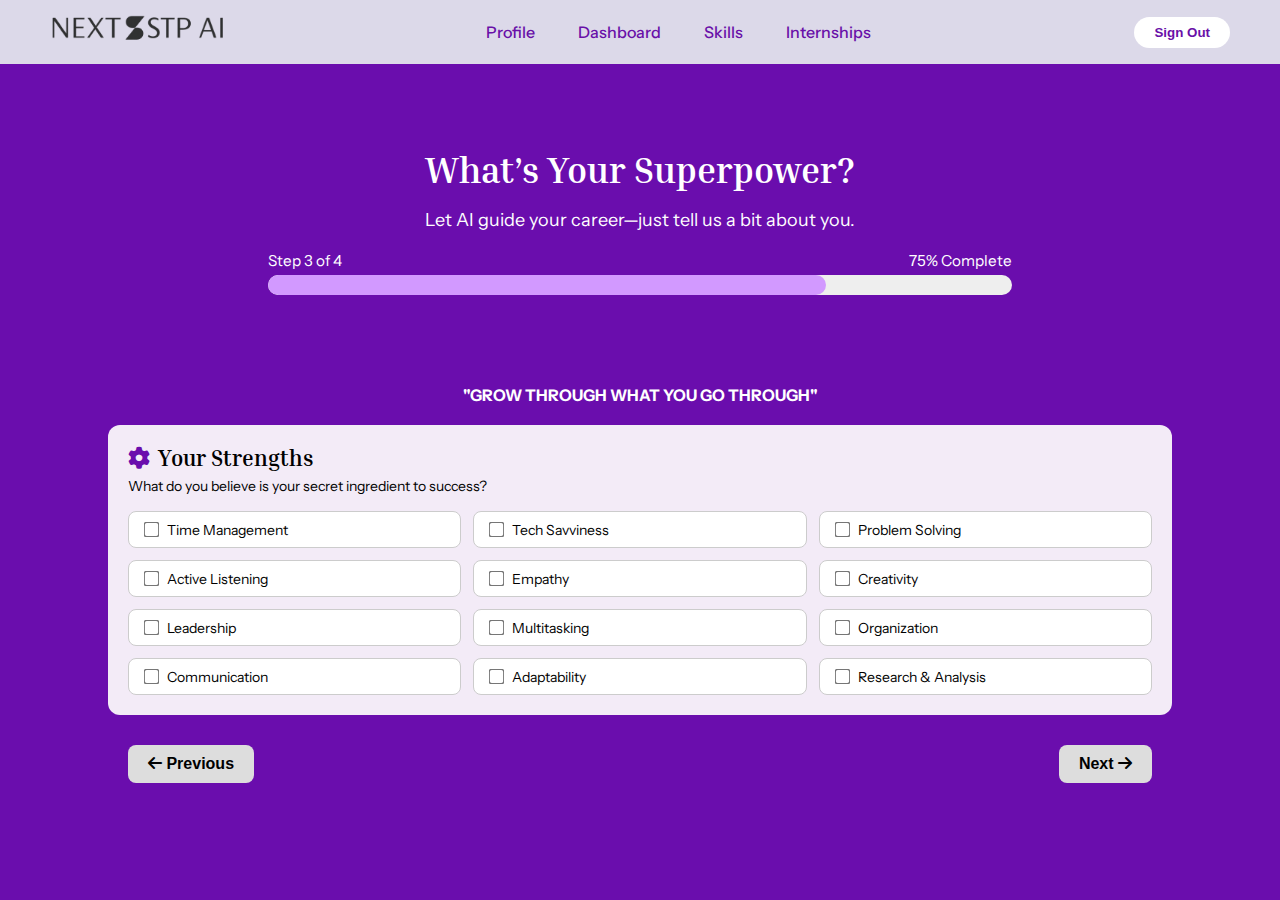
<file: nextstep/desktop7/desktop7.strength.html>
<!DOCTYPE html>
<html lang="en">

<head>
    <meta charset="UTF-8">
    <meta name="viewport" content="width=device-width, initial-scale=1.0">
    <title>NextSTP AI – Strengths</title>
    <link
        href="https://fonts.googleapis.com/css2?family=Inria+Serif:wght@400;700&family=Instrument+Sans:wght@400;500;700&display=swap"
        rel="stylesheet">
    <link rel="stylesheet" href="https://cdnjs.cloudflare.com/ajax/libs/font-awesome/6.5.0/css/all.min.css">
    <style>
        :root {
            --font-heading: 'Inria Serif', serif;
            --font-body: 'Instrument Sans', sans-serif;
            --primary: #6a0dad;
            --light-bg: #f3ebf7;
        }

        body {
            margin: 0;
            font-family: var(--font-body);
            background: var(--primary);
            color: white;
        }

        nav {
            display: flex;
            align-items: center;
            justify-content: space-between;
            padding: 15px 50px;
            background-color: #DCD9E9;
        }

        nav .logo img {
            height: 30px;
        }

        nav .links a {
            color: #6910A8;
            text-decoration: none;
            margin: 0 20px;
            font-weight: 500;
        }

        nav .signout {
            background-color: white;
            color: #6910A8;
            border: none;
            padding: 8px 20px;
            font-weight: bold;
            border-radius: 25px;
            cursor: pointer;
        }

        /* Hero */
        .hero {
            text-align: center;
            padding: 60px 20px;
        }

        .hero h1 {
            font-family: var(--font-heading);
            font-size: 36px;
            margin-bottom: 12px;
        }

        .hero p {
            font-size: 18px;
            margin-bottom: 0;
        }

        /* Progress Section */
        .progress-wrapper {
            width: 60%;
            /* same width as screenshot */
            margin: 20px auto;
            /* center horizontally */
        }

        .progress-text {
            display: flex;
            justify-content: space-between;
            font-size: 0.95rem;
            margin-bottom: 5px;
            color: white;
        }

        .progress-bar {
            background-color: #eee;
            /* light purple bg */
            border-radius: 20px;
            height: 20px;
            width: 100%;
            /* same height */
            overflow: hidden;
        }

        .progress-fill {
            background-color: #d299ff;
            /* white fill */
            height: 100%;
            border-radius: 20px;
        }

        /* Quote */
        .quote {
            font-size: 1rem;
            font-weight: bold;
            text-transform: uppercase;
            text-align: center;
            margin-top: 10px;
            color: white;
        }

        /* Strengths Box */
        .strengths {
            background: var(--light-bg);
            border-radius: 12px;
            width: 80%;
            margin: 20px auto;
            padding: 20px;
            color: black;
        }

        .strengths h2 {
            font-size: 22px;
            margin: 0;
            display: flex;
            align-items: center;
            font-family: var(--font-heading);
        }

        .strengths h2 i {
            margin-right: 8px;
            color: var(--primary);
        }

        .strengths p {
            margin: 6px 0 16px;
            font-size: 14px;
        }

        /* Checkbox Grid */
        .strength-options {
            display: grid;
            grid-template-columns: repeat(3, 1fr);
            gap: 12px;
        }

        .strength-options label {
            display: flex;
            align-items: center;
            gap: 6px;
            background: white;
            border-radius: 8px;
            border: 1px solid #ccc;
            padding: 8px 12px;
            font-size: 14px;
            cursor: pointer;
        }

        .strength-options input {
            transform: scale(1.2);
        }

        /* Navigation Buttons */
        .nav-buttons {
            margin: 30px auto;
            width: 80%;
            display: flex;
            justify-content: space-between;
        }

        .btn-nav {
            background: #ddd;
            border: none;
            padding: 10px 20px;
            border-radius: 8px;
            cursor: pointer;
            font-size: 16px;
            font-weight: 600;
        }

        .btn-nav:hover {
            background: #ccc;
        }
    </style>
</head>

<body>
    <header>
        <nav class="navbar">
            <div class="logo"> <img src="../img_2_logo.PNG" alt="Logo"> </div>
            <div class="links">
                <a href="../desktop2/desktop_2_profile.html">Profile</a>
                <a href="../desktop10/desktop10_dashboard.html">Dashboard</a>
                <a href="../desktop5/desktop_5_skills.html">Skills</a>
                <a
                    href="../desktop4_6_9/desktop6_internships_saved.html">Internships</a>
            </div>
            <button class="signout">Sign Out</button>
        </nav>
    </header>
    <div class="hero">
        <h1>What’s Your Superpower?</h1>
        <p>Let AI guide your career—just tell us a bit about you.</p>
        <div class="progress-wrapper">
            <div class="progress-text"> <span class="progress-step">Step 3 of 4</span> <span
                    class="progress-percent">75% Complete</span> </div>
            <div class="progress-bar">
                <div class="progress-fill" style="width: 75%;"></div>
            </div>
        </div>
    </div>
    <div class="quote">"GROW THROUGH WHAT YOU GO THROUGH"</div>
    <div class="strengths">
        <h2><i class="fa-solid fa-gear"></i> Your Strengths</h2>
        <p>What do you believe is your secret ingredient to success?</p>
        <div class="strength-options"> <label><input type="checkbox"> Time Management</label> <label><input
                    type="checkbox"> Tech Savviness</label> <label><input type="checkbox"> Problem Solving</label>
            <label><input type="checkbox"> Active Listening</label> <label><input type="checkbox"> Empathy</label>
            <label><input type="checkbox"> Creativity</label> <label><input type="checkbox"> Leadership</label>
            <label><input type="checkbox"> Multitasking</label> <label><input type="checkbox"> Organization</label>
            <label><input type="checkbox"> Communication</label> <label><input type="checkbox"> Adaptability</label>
            <label><input type="checkbox"> Research & Analysis</label>
        </div>
    </div>
    <div class="nav-buttons">
        <button class="btn-nav" id="prevBtn"><i class="fa-solid fa-arrow-left"></i> Previous</button>
        <button class="btn-nav" id="nextBtn">Next <i class="fa-solid fa-arrow-right"></i></button>
    </div>

    <script>
        // Sign out functionality
        function signout() {
            if (confirm("Are you sure you want to sign out?")) {
                // Clear session data (in a real environment)
                // sessionStorage.clear();
                // localStorage.clear();

                // Navigate to login page using relative path
                window.location.href = "../index.html";
            }
        }

        // Initialize page functionality
        document.addEventListener('DOMContentLoaded', function () {

            // Add sign out event listener
            const signoutBtn = document.querySelector('.signout');
            if (signoutBtn) {
                signoutBtn.addEventListener('click', signout);
            }

            // Get the navigation buttons by their IDs
            const prevBtn = document.getElementById('prevBtn');
            const nextBtn = document.getElementById('nextBtn');

            // Add a click event listener to the "Previous" button
            if (prevBtn) {
                prevBtn.addEventListener('click', function () {
                    // Navigate back to the interests page using relative path
                    window.location.href = '../desktop3/desktop_3_interests.html';
                });
            } else {
                console.warn("Previous button not found with ID 'prevBtn'");
            }

            // Add a click event listener to the "Next" button
            if (nextBtn) {
                nextBtn.addEventListener('click', function () {
                    // Collect selected strengths before navigating
                    const selectedStrengths = collectSelectedStrengths();

                    // Validate that at least one strength is selected
                    if (selectedStrengths.length === 0) {
                        alert("Please select at least one strength before proceeding!");
                        return;
                    }

                    // Store the collected data for the next page (in a real environment)
                    // sessionStorage.setItem('userStrengths', JSON.stringify(selectedStrengths));

                    // Log the collected data for debugging
                    console.log("Selected Strengths:", selectedStrengths);

                    // Navigate to the next page using relative path
                    window.location.href = '../desktop8/desktop8_personality.html';
                });
            } else {
                console.warn("Next button not found with ID 'nextBtn'");
            }

            // Add visual feedback for checkbox selections
            addStrengthSelectionEffects();
        });

        // Function to collect the user's selected strengths
        function collectSelectedStrengths() {
            const strengths = [];
            const checkboxes = document.querySelectorAll('.strength-options input[type="checkbox"]');

            if (checkboxes.length === 0) {
                console.warn("No strength checkboxes found with selector '.strength-options input[type=\"checkbox\"]'");
                // Fallback: try different selectors
                const fallbackCheckboxes = document.querySelectorAll('input[type="checkbox"]');
                if (fallbackCheckboxes.length > 0) {
                    console.log("Using fallback checkbox selector");
                    return collectFromCheckboxes(fallbackCheckboxes);
                }
                return [];
            }

            return collectFromCheckboxes(checkboxes);
        }

        // Helper function to collect data from checkboxes
        function collectFromCheckboxes(checkboxes) {
            const strengths = [];

            checkboxes.forEach(checkbox => {
                if (checkbox.checked) {
                    // Get the text from the parent label element
                    const label = checkbox.closest('label');
                    if (label) {
                        const strengthText = label.innerText.trim();
                        strengths.push(strengthText);
                    } else {
                        // Fallback: try to get text from next sibling or parent
                        const parent = checkbox.parentElement;
                        if (parent) {
                            const text = parent.textContent.trim();
                            if (text && text !== '') {
                                strengths.push(text);
                            }
                        }
                    }
                }
            });

            return strengths;
        }

        // Add visual feedback for strength selections
        function addStrengthSelectionEffects() {
            const strengthOptions = document.querySelectorAll('.strength-options label, .strength-option');

            if (strengthOptions.length === 0) {
                // Try alternative selectors
                const alternativeOptions = document.querySelectorAll('label:has(input[type="checkbox"]), .option, .strength-item');
                strengthOptions.push(...alternativeOptions);
            }

            strengthOptions.forEach(option => {
                const checkbox = option.querySelector('input[type="checkbox"]');

                if (checkbox) {
                    // Add change event for visual feedback
                    checkbox.addEventListener('change', function () {
                        if (this.checked) {
                            option.style.borderColor = '#6a0dad';
                            option.style.backgroundColor = '#f0e6ff';
                            option.style.transform = 'scale(1.02)';
                        } else {
                            option.style.borderColor = '#ccc';
                            option.style.backgroundColor = 'white';
                            option.style.transform = 'scale(1)';
                        }
                    });

                    // Add transition for smooth effects
                    option.style.transition = 'all 0.3s ease';

                    // Handle click on the entire option area
                    option.addEventListener('click', function (e) {
                        if (e.target !== checkbox) {
                            checkbox.checked = !checkbox.checked;
                            checkbox.dispatchEvent(new Event('change'));
                        }
                    });
                }
            });
        }

        // Function to show selection count (optional enhancement)
        function showSelectionCount() {
            const selectedCount = document.querySelectorAll('input[type="checkbox"]:checked').length;
            let countDisplay = document.querySelector('.selection-count');

            if (!countDisplay) {
                countDisplay = document.createElement('div');
                countDisplay.className = 'selection-count';
                countDisplay.style.cssText = `
            position: fixed;
            bottom: 100px;
            right: 20px;
            background: #6a0dad;
            color: white;
            padding: 10px 15px;
            border-radius: 20px;
            font-size: 14px;
            font-weight: bold;
            z-index: 1000;
        `;
                document.body.appendChild(countDisplay);
            }

            if (selectedCount > 0) {
                countDisplay.textContent = `${selectedCount} strength${selectedCount === 1 ? '' : 's'} selected`;
                countDisplay.style.display = 'block';
            } else {
                countDisplay.style.display = 'none';
            }
        }

        // Add real-time selection count updates
        document.addEventListener('change', function (e) {
            if (e.target.type === 'checkbox') {
                showSelectionCount();
            }
        });

        // Export functions for external use if needed
        window.StrengthsPage = {
            collectSelectedStrengths,
            signout,
            addStrengthSelectionEffects
        };
    </script>
</body>

</html>
</file>
<file: nextstep/desktop10/dashboard.css>
@import url('https://fonts.googleapis.com/css2?family=Inria+Serif:wght@300;400;700&family=Instrument+Sans:wght@400;500;600;700&display=swap');

:root {
    --primary: #6a0dad;
    --light-bg: #f3ebf7;
    --secondary: #8b5fbf;
    --accent: #9d4edd;
    --success: #10b981;
    --warning: #f59e0b;
    --text-dark: #333;
    --text-light: #666;
    --font-heading: 'Inria Serif', serif;
    --font-body: 'Instrument Sans', sans-serif;
}

* {
    margin: 0;
    padding: 0;
    box-sizing: border-box;
}

body {
    font-family: var(--font-body);
    background: linear-gradient(135deg, var(--primary), var(--accent));
    min-height: 100vh;
    color: white;
}

h1,
h2,
h3,
h4,
h5,
h6 {
    font-family: var(--font-heading);
}

nav {
    display: flex;
    align-items: center;
    justify-content: space-between;
    padding: 15px 50px;
    background-color: #DCD9E9;
    box-shadow: 0 2px 10px rgba(0, 0, 0, 0.1);
}

nav .logo img {
    height: 30px;
}

nav .links a {
    color: #6910A8;
    text-decoration: none;
    margin: 0 20px;
    font-weight: 500;
}

nav .signout {
    background-color: white;
    color: #6910A8;
    border: none;
    padding: 8px 20px;
    font-weight: bold;
    border-radius: 25px;
    cursor: pointer;
}

.main-header {
    text-align: center;
    padding: 40px 20px;
}

.main-header h1 {
    font-size: 36px;
    font-weight: 300;
    margin-bottom: 10px;
}

.main-header p {
    font-size: 16px;
    opacity: 0.9;
}

.dashboard-grid {
    display: grid;
    grid-template-columns: 2fr 1fr;
    gap: 20px;
    padding: 0 40px 40px;
    max-width: 1400px;
    margin: 0 auto;
}

.card {
    background: var(--light-bg);
    border-radius: 12px;
    padding: 20px;
    color: var(--text-dark);
    box-shadow: 0 4px 15px rgba(106, 13, 173, 0.1);
}

.career-matches h3 {
    display: flex;
    align-items: center;
    gap: 8px;
    margin-bottom: 15px;
    font-size: 18px;
}

.career-matches .subtitle {
    font-size: 14px;
    color: #666;
    margin-bottom: 20px;
}

.job-item {
    display: flex;
    justify-content: space-between;
    align-items: center;
    padding: 15px 0;
    border-bottom: 1px solid #f0f0f0;
}

.job-item:last-child {
    border-bottom: none;
}

.job-info h4 {
    font-size: 16px;
    font-weight: 600;
    margin-bottom: 5px;
}

.job-info p {
    font-size: 14px;
    color: var(--text-light);
    margin-bottom: 8px;
}

.job-tags {
    display: flex;
    gap: 8px;
    flex-wrap: wrap;
}

.tag {
    background: white;
    color: var(--primary);
    padding: 4px 8px;
    border-radius: 4px;
    font-size: 12px;
    font-weight: 500;
}

.match-percentage {
    display: flex;
    flex-direction: column;
    align-items: center;
}

.match-badge {
    background: var(--success);
    color: white;
    padding: 4px 8px;
    border-radius: 4px;
    font-size: 12px;
    font-weight: 600;
    margin-bottom: 5px;
}

.growth-text {
    font-size: 12px;
    color: var(--success);
}

.explore-btn {
    background: var(--primary);
    color: white;
    border: none;
    padding: 12px;
    border-radius: 8px;
    width: 100%;
    cursor: pointer;
    font-weight: 600;
    margin-top: 15px;
    transition: background 0.3s;
}

.explore-btn:hover {
    background: var(--accent);
}

.right-column {
    display: flex;
    flex-direction: column;
    gap: 20px;
}

.progress-overview h3,
.internships h3 {
    margin-bottom: 15px;
    font-size: 16px;
    font-weight: 600;
}

.progress-item {
    display: flex;
    justify-content: space-between;
    align-items: center;
    margin-bottom: 15px;
}

.progress-bar {
    flex: 1;
    height: 8px;
    background: white;
    border-radius: 4px;
    margin: 0 15px;
    overflow: hidden;
}

.progress-fill {
    height: 100%;
    background: var(--primary);
    border-radius: 4px;
    transition: width 1s ease;
}

.internship-item {
    display: flex;
    justify-content: space-between;
    align-items: center;
    padding: 12px 0;
    border-bottom: 1px solid #f0f0f0;
}

.internship-info h4 {
    font-size: 14px;
    font-weight: 600;
    margin-bottom: 4px;
}

.internship-info p {
    font-size: 12px;
    color: var(--text-light);
}

.internship-badge {
    background: var(--success);
    color: white;
    padding: 2px 6px;
    border-radius: 3px;
    font-size: 10px;
}

.view-all-btn {
    background: var(--primary);
    color: white;
    border: none;
    padding: 10px;
    border-radius: 6px;
    width: 100%;
    cursor: pointer;
    font-size: 14px;
    margin-top: 10px;
    transition: background 0.3s;
}

.view-all-btn:hover {
    background: var(--accent);
}

.courses-section {
    grid-column: 1 / -1;
    margin-top: 20px;
}

.courses-header {
    display: flex;
    align-items: center;
    gap: 8px;
    margin-bottom: 15px;
}

.courses-grid {
    display: grid;
    grid-template-columns: repeat(3, 1fr);
    gap: 15px;
}

.course-item {
    display: flex;
    justify-content: space-between;
    align-items: center;
    padding: 15px;
    background: #f9fafb;
    border-radius: 8px;
}

.course-info h4 {
    font-size: 14px;
    font-weight: 600;
    margin-bottom: 4px;
}

.course-meta {
    display: flex;
    gap: 15px;
    font-size: 12px;
    color: #666;
}

.rating {
    color: #f59e0b;
}

.price {
    font-weight: 600;
    color: #333;
}

.progress-dashboard {
    text-align: center;
    padding: 40px;
    margin-top: 40px;
    border-top: 2px solid rgba(255, 255, 255, 0.2);
    position: relative;
    background: rgba(243, 235, 247, 0.1);
}

.progress-dashboard::before {
    content: '';
    position: absolute;
    top: 0;
    left: 50%;
    transform: translateX(-50%);
    width: 80%;
    height: 1px;
    background: linear-gradient(90deg, transparent, rgba(255, 255, 255, 0.3), transparent);
}

.progress-dashboard h2 {
    font-size: 36px;
    font-weight: 300;
    margin-bottom: 10px;
}

.progress-dashboard .subtitle {
    font-size: 16px;
    opacity: 0.9;
    margin-bottom: 40px;
}

.xp-card {
    background: white;
    border-radius: 12px;
    padding: 30px;
    color: #333;
    display: flex;
    align-items: center;
    justify-content: space-between;
    max-width: 600px;
    margin: 0 auto 30px;
}

.level-info {
    text-align: center;
}

.level-number {
    font-size: 48px;
    font-weight: 700;
    color: #333;
}

.xp-info {
    flex: 1;
    text-align: center;
}

.xp-amount {
    font-size: 36px;
    font-weight: 600;
    margin-bottom: 5px;
}

.xp-label {
    color: #666;
    margin-bottom: 15px;
}

.level-progress {
    margin-bottom: 10px;
}

.level-bar {
    height: 12px;
    background: #f3f4f6;
    border-radius: 6px;
    overflow: hidden;
    margin: 8px 0;
}

.level-fill {
    height: 100%;
    background: #6b46c1;
    width: 75%;
    transition: width 1s ease;
}

.path-badge {
    text-align: center;
}

/* Tab Navigation */
.tab-navigation {
    display: flex;
    background: rgba(255, 255, 255, 0.1);
    border-radius: 12px;
    padding: 4px;
    margin: 30px auto;
    max-width: 600px;
}

.tab-btn {
    flex: 1;
    padding: 12px 20px;
    background: transparent;
    border: none;
    color: rgba(255, 255, 255, 0.7);
    border-radius: 8px;
    cursor: pointer;
    font-weight: 500;
    transition: all 0.3s ease;
}

.tab-btn.active {
    background: rgba(255, 255, 255, 0.2);
    color: white;
}

.tab-btn:hover {
    color: white;
}

/* Tab Content */
.tab-content {
    max-width: 1400px;
    margin: 0 auto;
}

.tab-panel {
    display: none;
}

.tab-panel.active {
    display: block;
}

.bottom-grid {
    display: grid;
    grid-template-columns: 1.2fr 0.8fr;
    gap: 30px;
    max-width: 1400px;
    margin: 0 auto;
}

.skill-development {
    padding: 30px;
}

.skill-development h3 {
    font-size: 24px;
    margin-bottom: 8px;
    color: var(--text-dark);
    font-weight: 600;
}

.skill-development .subtitle {
    color: var(--text-light);
    margin-bottom: 30px;
    font-size: 14px;
    font-weight: 500;
}

.skill-item {
    display: flex;
    justify-content: space-between;
    align-items: center;
    margin-bottom: 20px;
    padding: 4px 0;
}

.skill-name {
    font-size: 15px;
    font-weight: 600;
    color: var(--text-dark);
    min-width: 140px;
}

.skill-score {
    font-size: 14px;
    font-weight: 600;
    color: var(--primary);
    min-width: 50px;
    text-align: right;
}

.skill-bar {
    flex: 1;
    height: 8px;
    background: white;
    border-radius: 4px;
    margin: 0 20px;
    overflow: hidden;
    box-shadow: inset 0 1px 3px rgba(0, 0, 0, 0.1);
}

.skill-fill {
    height: 100%;
    background: linear-gradient(90deg, var(--primary), var(--accent));
    border-radius: 4px;
    transition: width 1s ease;
}

.stats-grid {
    display: grid;
    grid-template-columns: 1fr 1fr;
    gap: 20px;
    margin-top: 20px;
}

.stat-card {
    padding: 25px 20px;
    border-radius: 12px;
    text-align: center;
    position: relative;
    overflow: hidden;
}

.stat-card.purple {
    background: rgba(106, 13, 173, 0.15);
    border: 2px solid rgba(106, 13, 173, 0.25);
}

.stat-card.green {
    background: rgba(16, 185, 129, 0.15);
    border: 2px solid rgba(16, 185, 129, 0.25);
}

.stat-card.orange {
    background: rgba(245, 158, 11, 0.15);
    border: 2px solid rgba(245, 158, 11, 0.25);
}

.stat-card.pink {
    background: rgba(157, 78, 221, 0.15);
    border: 2px solid rgba(157, 78, 221, 0.25);
}

.stat-number {
    font-size: 28px;
    font-weight: 700;
    margin-bottom: 8px;
    color: var(--text-dark);
}

.stat-label {
    font-size: 13px;
    font-weight: 500;
    opacity: 0.8;
    color: var(--text-dark);
    line-height: 1.3;
}

/* Achievements Styles */
.achievements-grid {
    display: grid;
    grid-template-columns: repeat(auto-fit, minmax(300px, 1fr));
    gap: 20px;
    padding: 20px;
}

.achievement-card {
    background: var(--light-bg);
    border-radius: 12px;
    padding: 20px;
    display: flex;
    align-items: center;
    gap: 15px;
    box-shadow: 0 4px 15px rgba(106, 13, 173, 0.1);
    color: var(--text-dark);
}

.achievement-card.earned {
    color: #f3ebf7;
    border: 2px solid var(--success);
    /* background: rgba(16, 185, 129, 0.05); */
}

.achievement-icon {
    font-size: 32px;
    width: 50px;
    height: 50px;
    display: flex;
    align-items: center;
    justify-content: center;
    background: rgba(106, 13, 173, 0.1);
    border-radius: 50%;
    flex-shrink: 0;
}

.achievement-content h4 {
    font-size: 16px;
    font-weight: 600;
    margin-bottom: 5px;
    color: var(--text-dark);
}

.achievement-content p {
    font-size: 14px;
    color: var(--text-light);
    margin-bottom: 10px;
}

.achievement-meta {
    display: flex;
    align-items: center;
    gap: 10px;
}

.xp-badge {
    background: var(--success);
    color: white;
    padding: 2px 8px;
    border-radius: 12px;
    font-size: 11px;
    font-weight: 600;
}

.date {
    font-size: 12px;
    color: var(--text-light);
}

/* Goals Styles */
.goals-list {
    padding: 20px;
    display: flex;
    flex-direction: column;
    gap: 20px;
}

.goal-item-1,
.goal-item-2,
.goal-item-3 {
    border-radius: 12px;
    padding: 20px;
    box-shadow: 0 4px 15px rgba(106, 13, 173, 0.1);
    color: var(--text-dark);
}

.goal-item-1 {
    background: #E5CAE6;
}

.goal-item-2 {
    background: #D2E2C9;
}

.goal-item-3 {
    background: #E5BCB6;
}

.goal-header {
    display: flex;
    justify-content: space-between;
    align-items: center;
    margin-bottom: 15px;
}

.goal-header h4 {
    font-size: 16px;
    font-weight: 600;
    color: var(--text-dark);
}

.goal-badges {
    display: flex;
    gap: 8px;
}

.priority-badge {
    padding: 4px 8px;
    border-radius: 12px;
    font-size: 11px;
    font-weight: 600;
    color: white;
}

.priority-badge.high {
    background: #ef4444;
}

.priority-badge.medium {
    background: #f59e0b;
}

.priority-badge.projects {
    background: var(--success);
}

.priority-badge.applications {
    background: var(--primary);
}

.goal-progress {
    display: flex;
    align-items: center;
    gap: 15px;
    margin-bottom: 10px;
}

.progress-text {
    font-size: 14px;
    font-weight: 600;
    color: var(--primary);
    min-width: 40px;
}

.goal-target {
    font-size: 12px;
    color: var(--text-light);
}

/* Activity Styles */
.activity-section {
    padding: 20px;
}

.activity-section h3 {
    font-size: 20px;
    margin-bottom: 8px;
    color: var(--text-dark);
    font-weight: 600;
}

.activity-section .subtitle {
    color: var(--text-light);
    margin-bottom: 20px;
    font-size: 14px;
}

.activity-item {
    display: flex;
    align-items: flex-start;
    gap: 15px;
    padding: 15px 5px;
    margin-bottom: 10px;
    border: 1px solid #D9D9D9;
    border-radius: 8px;
}

.activity-icon {
    width: 40px;
    height: 40px;
    display: flex;
    align-items: center;
    justify-content: center;
    background: rgba(106, 13, 173, 0.1);
    border-radius: 50%;
    font-size: 16px;
    flex-shrink: 0;
}

.activity-content h4 {
    font-size: 15px;
    font-weight: 600;
    margin-bottom: 5px;
    color: var(--text-dark);
}

.activity-content p {
    font-size: 13px;
    color: var(--text-light);
    margin-bottom: 8px;
}

.activity-meta {
    display: flex;
    align-items: center;
    gap: 10px;
}

.time {
    font-size: 12px;
    color: var(--text-light);
}

/* Responsive Design */
@media (max-width: 768px) {
    .dashboard-grid {
        grid-template-columns: 1fr;
        padding: 0 20px 40px;
    }

    .bottom-grid {
        grid-template-columns: 1fr;
    }

    .courses-grid {
        grid-template-columns: 1fr;
    }

    .nav-links {
        display: none;
    }

    .header {
        padding: 15px 20px;
    }

    .tab-navigation {
        flex-direction: column;
        gap: 2px;
    }

    .achievements-grid {
        grid-template-columns: 1fr;
    }

    .achievement-card {
        flex-direction: column;
        text-align: center;
    }

    .goal-header {
        flex-direction: column;
        align-items: flex-start;
        gap: 10px;
    }
}
</file>
<file: nextstep/desktop2/desktop_2.css>
/* Reset styles */
* {
    margin: 0;
    padding: 0;
    box-sizing: border-box;
    font-family: Arial, sans-serif;
}

/* Body */
body {
    background-color: #6910A8;
    color: black;
}

/* Navbar */
nav {
    display: flex;
    align-items: center;
    justify-content: space-between;
    padding: 15px 50px;
    background-color: #DCD9E9;
}

nav .logo img {
    height: 30px;

}

nav .links a {
    color: #6910A8;
    text-decoration: none;
    margin: 0 20px;
    font-weight: 500;
}

nav .signout {
    background-color: white;
    color: #6910A8;
    border: none;
    padding: 8px 20px;
    font-weight: bold;
    border-radius: 25px;
    cursor: pointer;
}

/* Intro Section (Heading + Paragraph + Progress Bar) */
.intro-section {
    text-align: center;
    padding: 30px 20px 10px;
    color: white;
}

.intro-section h1 {
    margin-bottom: 10px;
}

.intro-section p {
    margin-bottom: 20px;
}

/* Progress Bar */
.progress-container {
    display: flex;
    align-items: center;
    justify-content: center;
    gap: 15px;
    margin: 20px auto;
    color: white;
    font-weight: bold;
}

.progress-bar {
    background: #eee;
    border-radius: 20px;
    height: 20px;
    width: 300px;
    position: relative;
    overflow: hidden;
}

.progress-bar .progress {
    background: #d299ff;
    height: 100%;
    width: 25%;
    /* matches Step 1 of 4 */
    border-radius: 20px;
}

/* Container */
.container {
    max-width: 800px;
    margin: 20px auto;
    padding: 20px;
    background-color: #c1afcc;
    border-radius: 15px;
}

/* Student Info */
.student-info h2 {
    text-align: left;
    margin-left: 30px;
    margin-bottom: 20px;
}

.student-info form {
    display: flex;
    flex-wrap: wrap;
    justify-content: center;
    gap: 20px;
}

.student-info input,
.student-info select,
.student-info textarea {
    padding: 12px 15px;
    border-radius: 8px;
    border: none;
    width: 45%;
    box-sizing: border-box;
}

/* Full width for textarea */
.student-info textarea {
    resize: none;
    width: 93%;
    height: 100px;
}

/* Button */
.next-btn {
    padding: 10px 25px;
    border: none;
    border-radius: 8px;
    background-color: #CAB0DD;
    color: #000;
    font-weight: bold;
    cursor: pointer;
}

/* Align button under form container */
.button-wrapper {
    max-width: 800px;
    margin: 10px auto 40px;
    text-align: right;
}
</file>
